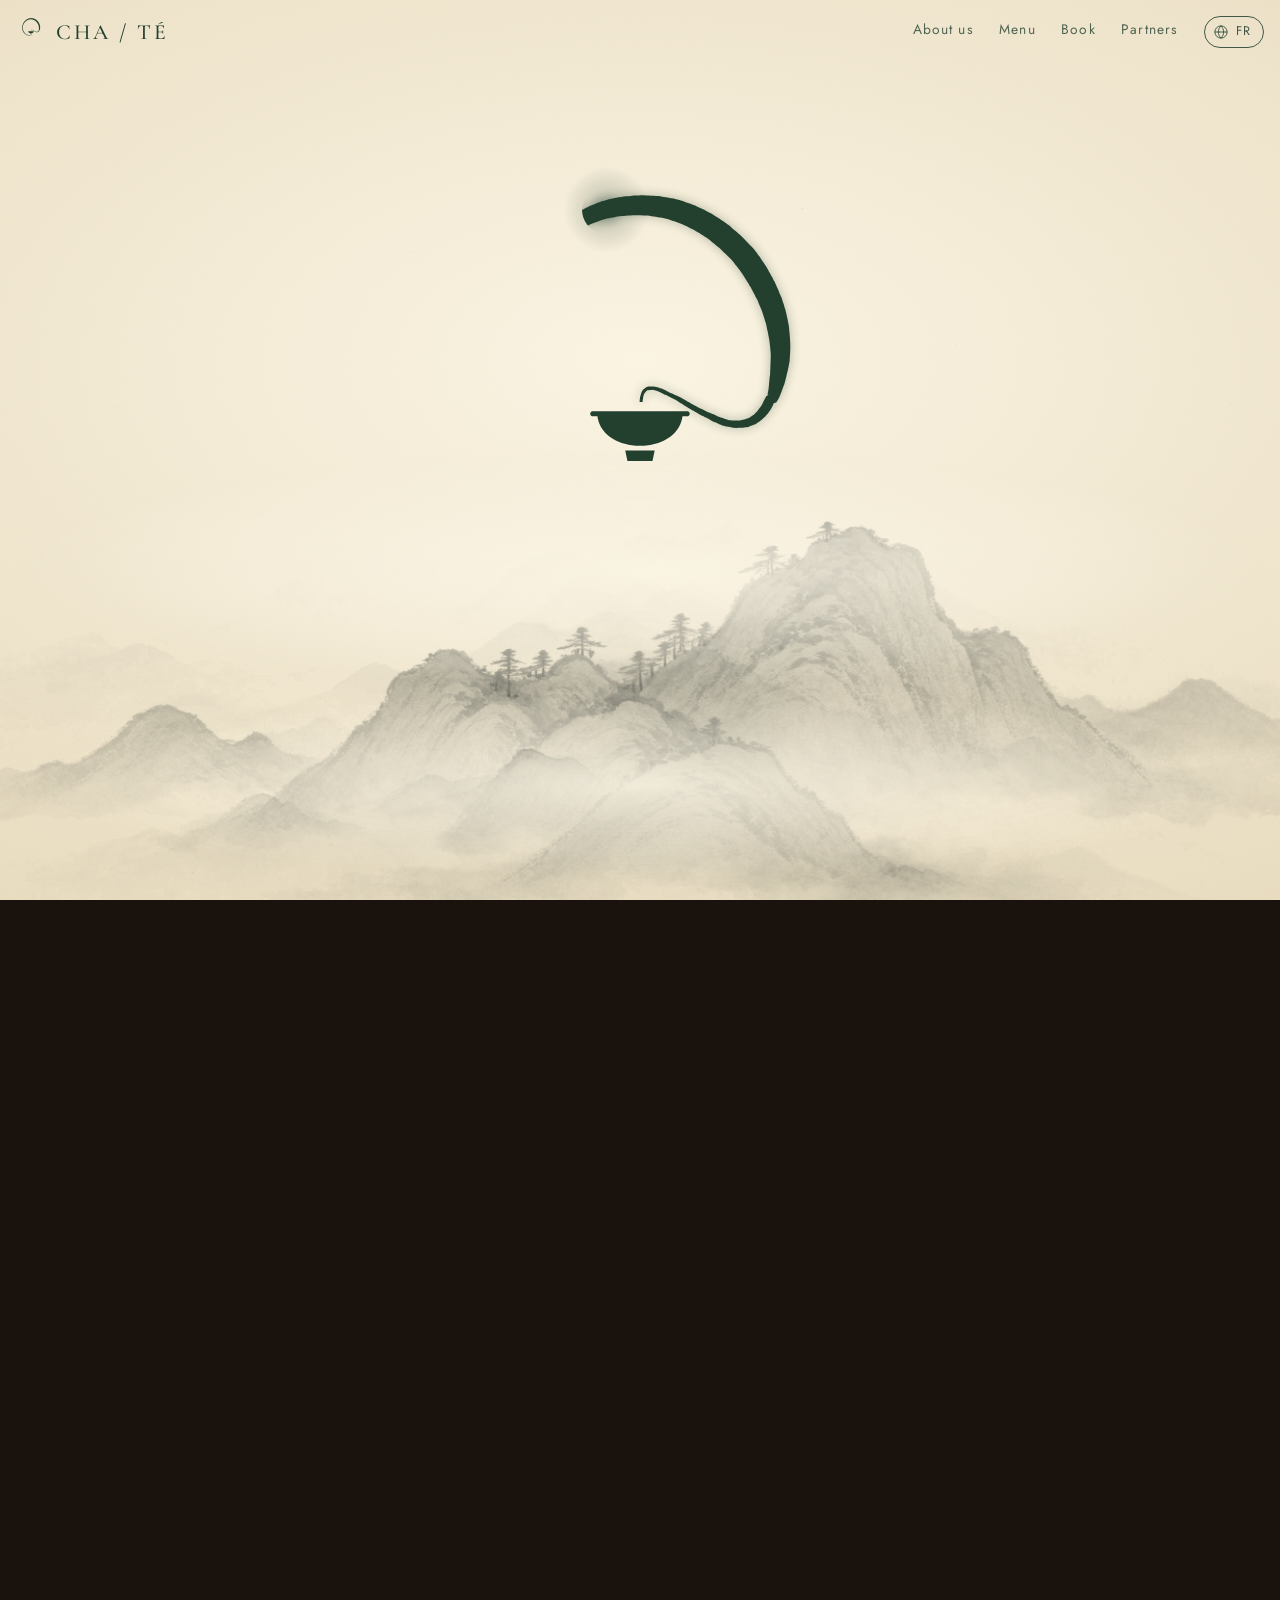
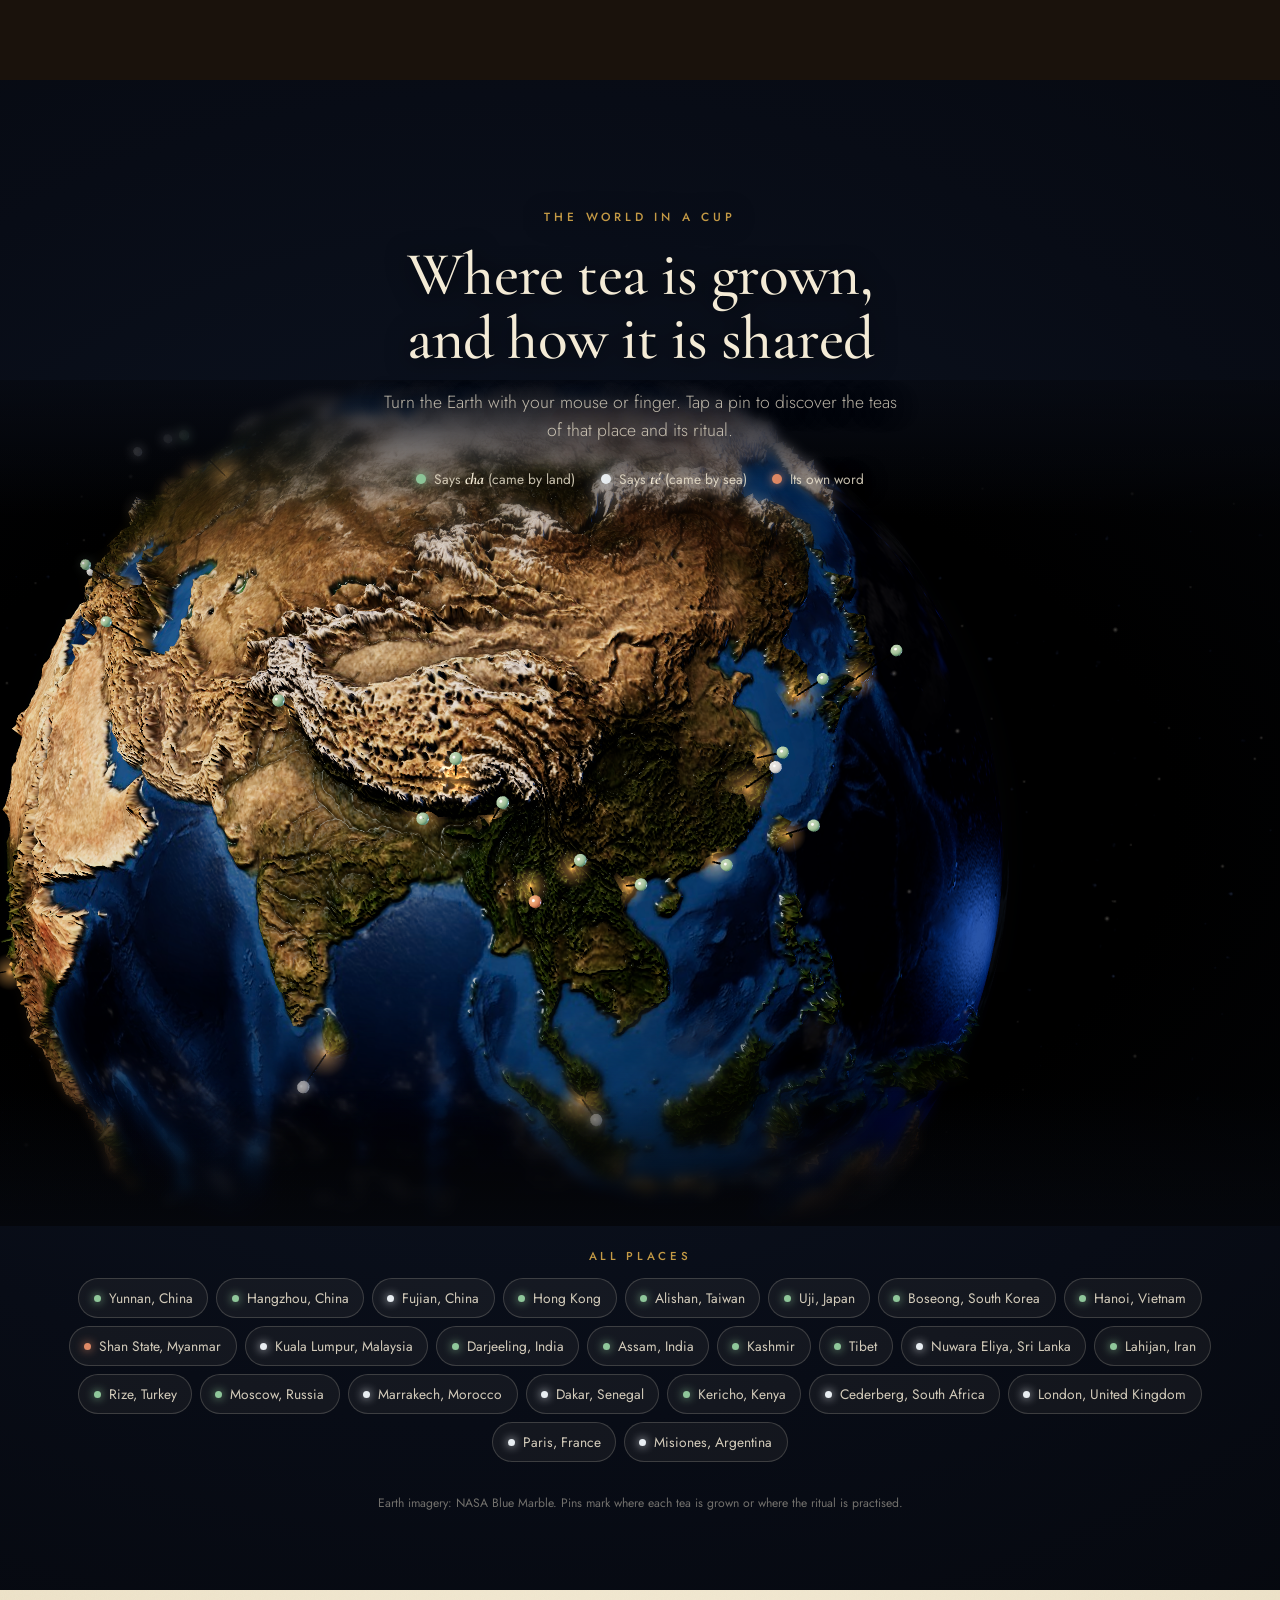
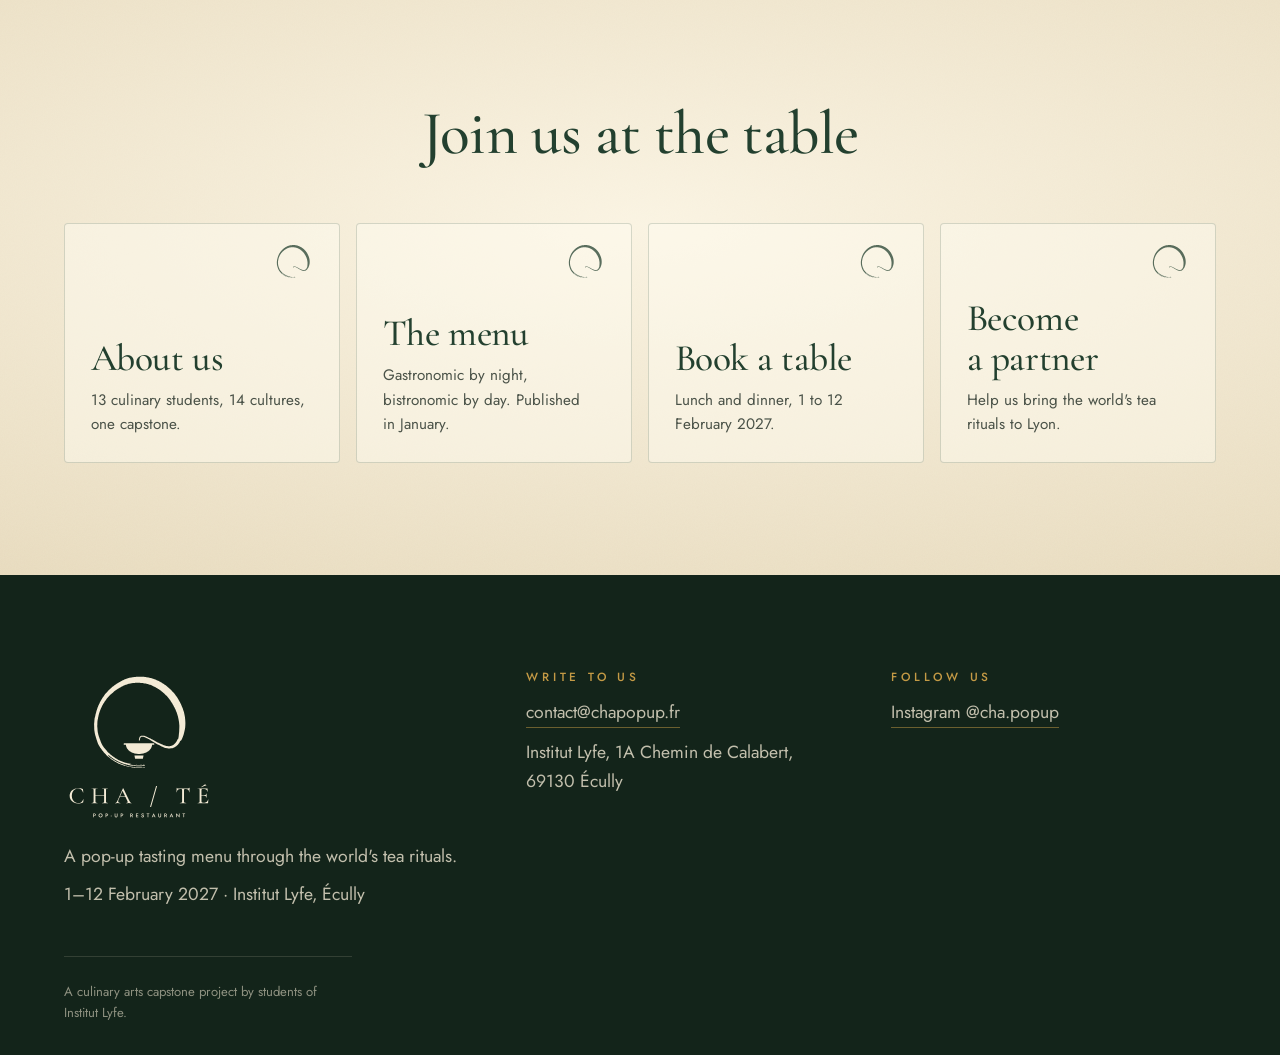
<file: index.html>
<!doctype html>
<html lang="en">
<head>
<meta charset="utf-8">
<meta name="viewport" content="width=device-width, initial-scale=1, viewport-fit=cover">
<title>Cha/Té · Pop-up tea tasting menu</title>
<meta name="description" content="Cha/Té: a pop-up tasting menu through the world's tea rituals. 1–12 February 2027, Institut Lyfe, Écully.">
<meta name="theme-color" content="#F1E7CF">
<link rel="icon" href="assets/img/favicon.svg" type="image/svg+xml">
<link rel="preconnect" href="https://fonts.googleapis.com">
<link rel="preconnect" href="https://fonts.gstatic.com" crossorigin>
<link rel="stylesheet" href="https://fonts.googleapis.com/css2?family=Cormorant+Garamond:ital,wght@0,400;0,500;0,600;1,400;1,500&family=Jost:wght@300;400;500&display=swap">
<link rel="stylesheet" href="assets/css/site.css?v=1124c">
<link rel="stylesheet" href="assets/css/home.css?v=1124c">
</head>
<body class="home" data-no-solid="1">

<main>
  <!-- ACTS 1 + 2 share one pinned stage, so the painting turns into the tea room without any seam.
       Act 1: only the cup at first; as you scroll, its steam rises as one ink line and sweeps the ensō. The camera moves in on the cup,
       the paper now holds an ink painting of the tea room, and that painting soaks into the real photograph.
       Act 2: the real cup and teapot; click to pour (a short film that starts and ends on the photograph). -->
  <section class="act act-story" id="ink" aria-labelledby="hero-title">
    <div class="stick">
      <div class="ink-layer paper" id="ink-layer">
        <div class="mtn far"><img src="assets/img/ink-far.webp" alt="" decoding="async"></div>
        <div class="mtn mid"><img src="assets/img/ink-mid.webp" alt="" decoding="async"></div>
        <div class="mist m1"></div>
        <div class="mist m2"></div>

        <div class="hero-logo-wrap">
          <div class="logo-zoom" id="logo-zoom">
            <svg class="hero-logo logo-wash" id="logo-wash" aria-hidden="true">
              <defs><filter id="wash" x="-20%" y="-20%" width="140%" height="140%"><feGaussianBlur stdDeviation="7"/></filter></defs>
              <path id="p-wash" filter="url(#wash)"/>
            </svg>
            <svg class="hero-logo" id="hero-logo" aria-hidden="true">
              <defs>
                <linearGradient id="wipe-g"><stop offset="0" stop-color="#fff"/><stop offset=".82" stop-color="#fff"/><stop offset="1" stop-color="#fff" stop-opacity="0"/></linearGradient>
                <mask id="stroke-mask" maskUnits="userSpaceOnUse" x="100" y="40" width="800" height="800">
                  <path id="mask-path" fill="none" stroke="#fff" stroke-width="64" stroke-linecap="round" stroke-linejoin="round" pathLength="1" stroke-dasharray="1 1" stroke-dashoffset="1"/>
                </mask>
                <radialGradient id="puff-g"><stop offset="0" stop-color="#23402F" stop-opacity=".55"/><stop offset=".45" stop-color="#23402F" stop-opacity=".18"/><stop offset="1" stop-color="#23402F" stop-opacity="0"/></radialGradient>
                <mask id="word-mask" maskUnits="userSpaceOnUse" x="100" y="500" width="800" height="320">
                  <rect id="word-wipe" x="170" y="560" width="0" height="220" fill="url(#wipe-g)"/>
                </mask>
              </defs>
              <g id="logo-cup"><path id="p-cup"/></g>
              <g id="logo-stroke" mask="url(#stroke-mask)"><path id="p-halo" filter="url(#wash)" opacity=".3"/><path id="p-stroke"/></g>
              <!-- the soft head of the rising steam: it rides the tip of the line while it is being drawn -->
              <circle id="logo-puff" r="58" fill="url(#puff-g)" opacity="0"/>
              <g id="logo-word" mask="url(#word-mask)"><path id="p-word"/><path id="p-tag"/></g>
            </svg>
          </div>
        </div>

        <div class="hero-copy">
          <h1 id="hero-title" class="sr-only">Cha/Té</h1>
          <p class="hero-line" data-t="home.heroLine"></p>
          <p class="hero-meta" data-t="home.heroMeta"></p>
        </div>

        <div class="scroll-hint" aria-hidden="true"><span data-t="home.scrollHint"></span><i></i></div>
      </div>

      <div class="cup-layer" id="cup" aria-labelledby="cup-title">
        <div class="scene" id="scene">
          <div class="imgbox" id="imgbox">
            <picture>
              <source media="(max-aspect-ratio: 4/5)" srcset="assets/img/cup-teapot-portrait.jpg">
              <img class="scene-img" src="assets/img/cup-teapot.jpg" alt="" decoding="async">
            </picture>
            <canvas class="fx" id="fx" aria-hidden="true"></canvas>
            <video class="pour-video" id="pour-video" muted playsinline preload="none" aria-hidden="true"></video>
            <button class="pot-hit" id="pot-hit" type="button" data-t-aria="home.pour"></button>
          </div>
          <canvas class="steam" id="steam" aria-hidden="true"></canvas>
        </div>
        <div class="scene-shade" aria-hidden="true"></div>

        <div class="cup-copy">
          <p class="kicker" data-t="home.cupKicker"></p>
          <h2 id="cup-title" data-t="home.cupTitle"></h2>
          <div class="cup-paras" id="cup-paras"></div>
          <button class="btn gold pour-btn" id="pour-btn" type="button">
            <svg viewBox="0 0 24 24" width="18" height="18" fill="none" stroke="currentColor" stroke-width="1.5" aria-hidden="true"><path d="M4 10h11v3a5 5 0 0 1-5 5H9a5 5 0 0 1-5-5v-3Zm11 1h2a2 2 0 0 1 0 4h-2.3M7 3c0 1.5 1.5 1.5 1.5 3S7 7.5 7 9m4-6c0 1.5 1.5 1.5 1.5 3S11 7.5 11 9"/></svg>
            <span data-t="home.pour"></span></button>
        </div>
      </div>
    </div>
  </section>

  <!-- ACT 3: the tea globe -->
  <section class="act-globe" id="globe" aria-labelledby="globe-title">
    <div class="globe-head wrap">
      <p class="kicker" data-t="home.globeKicker"></p>
      <h2 id="globe-title" data-t="home.globeTitle"></h2>
      <p class="globe-intro" data-t="home.globeIntro"></p>
      <ul class="legend">
        <li><i class="dot cha"></i><span data-t="home.legendCha"></span></li>
        <li><i class="dot te"></i><span data-t="home.legendTe"></span></li>
        <li><i class="dot other"></i><span data-t="home.legendOther"></span></li>
      </ul>
    </div>
    <div class="globe-stage" id="globe-stage">
      <canvas id="globe-canvas" aria-label="Interactive globe of tea rituals"></canvas>
      <div class="globe-dof top" aria-hidden="true"></div>
      <div class="globe-dof bottom" aria-hidden="true"></div>
      <div class="globe-vignette" aria-hidden="true"></div>
      <div class="globe-tip" id="globe-tip" hidden></div>
      <div class="globe-fallback" id="globe-fallback" hidden></div>
      <aside class="tea-panel" id="tea-panel" aria-live="polite" hidden>
        <button class="tea-close" id="tea-close" type="button" data-t-aria="home.close">
          <svg viewBox="0 0 24 24" width="20" height="20" fill="none" stroke="currentColor" stroke-width="1.5"><path d="M6 6l12 12M18 6 6 18"/></svg></button>
        <p class="tea-word" id="tea-word"></p>
        <h3 id="tea-place"></h3>
        <dl>
          <dt data-t="home.panelTeas"></dt><dd id="tea-teas"></dd>
          <dt data-t="home.panelRitual"></dt><dd id="tea-ritual"></dd>
          <dt data-t="home.panelFact"></dt><dd id="tea-fact"></dd>
        </dl>
      </aside>
    </div>
    <div class="wrap">
      <h3 class="list-title" data-t="home.listTitle"></h3>
      <div class="place-list" id="place-list"></div>
      <p class="data-note" data-t="home.dataNote"></p>
    </div>
  </section>

  <!-- Doors to the other pages -->
  <section class="doors paper" aria-labelledby="doors-title">
    <div class="wrap">
      <h2 id="doors-title" data-t="home.doorsTitle"></h2>
      <div class="door-grid" id="door-grid"></div>
    </div>
  </section>
</main>

<script src="assets/js/content.js?v=1124c"></script>
<script src="assets/js/logo.js?v=1124c"></script>
<script src="assets/js/common.js?v=1124c"></script>
<script src="assets/js/home.js?v=1124c"></script>
<script type="module" src="assets/js/globe.js?v=1124c"></script>
</body>
</html>
</file>
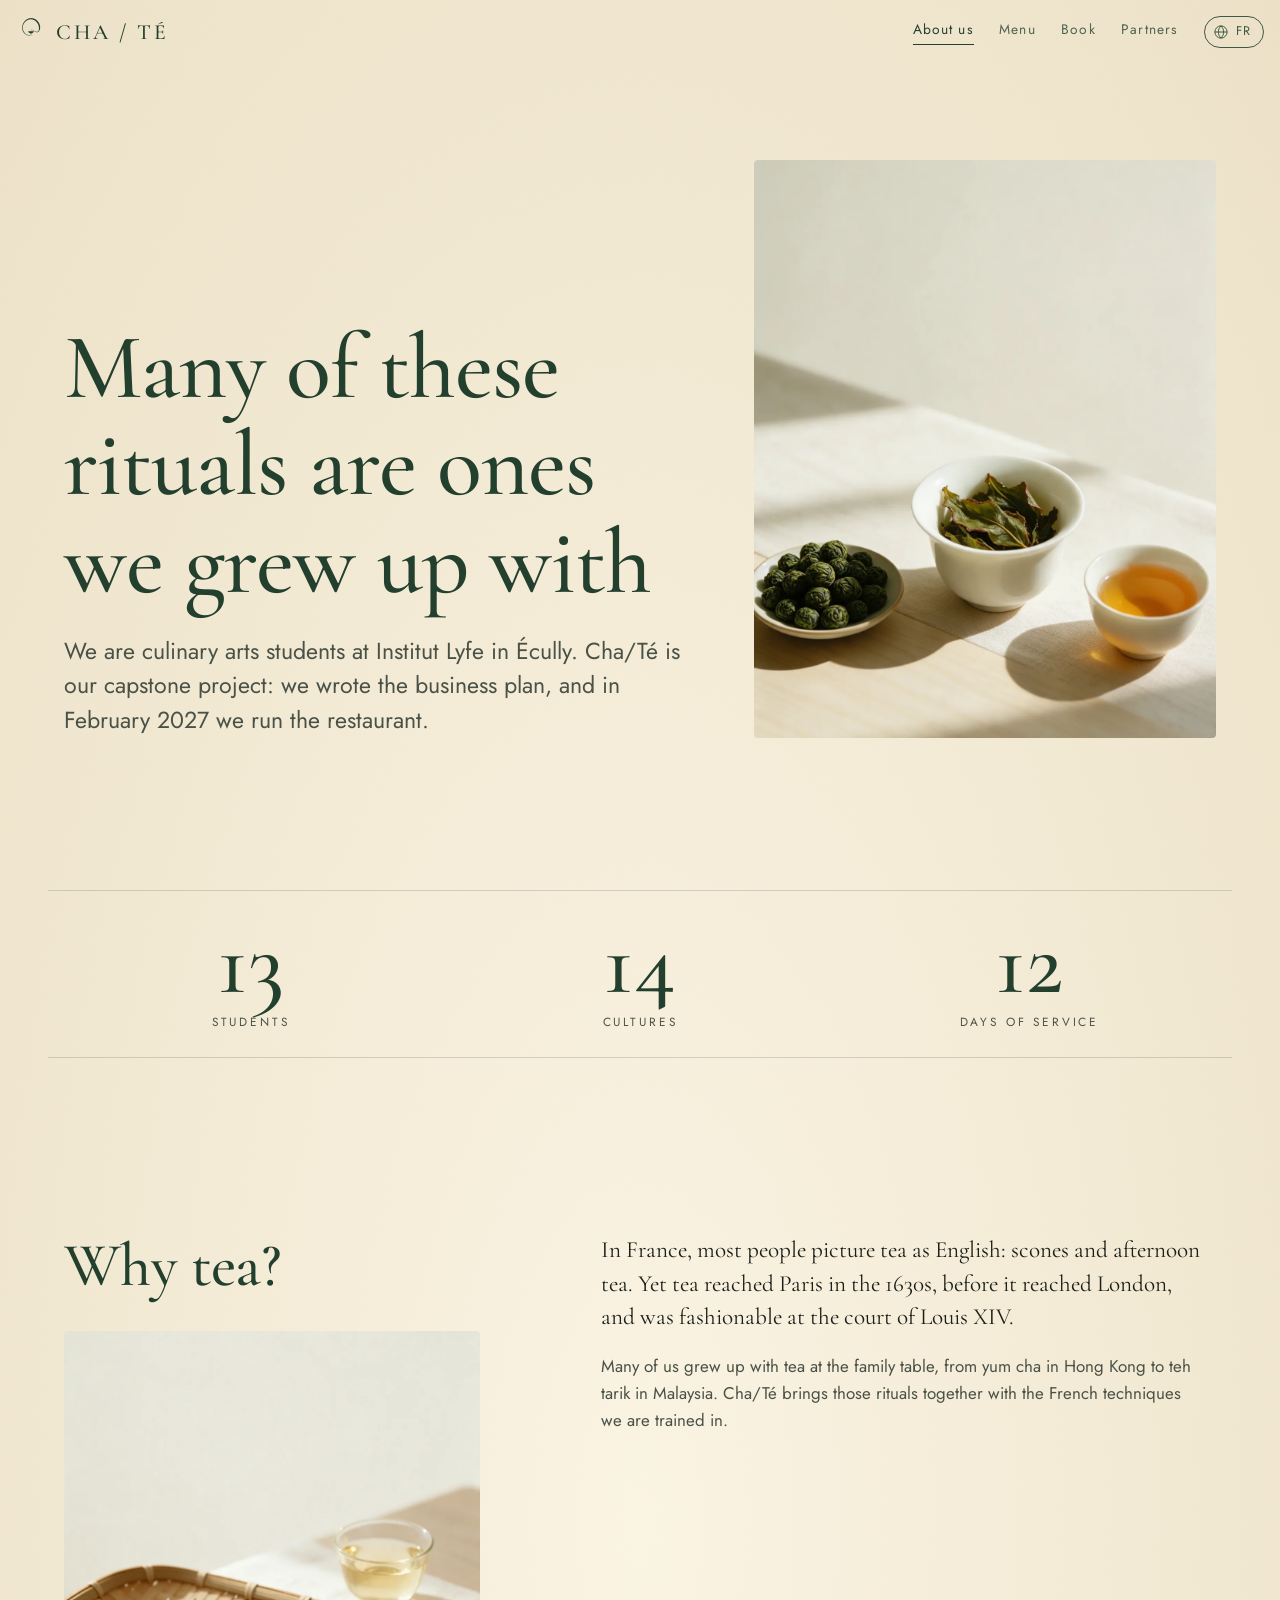
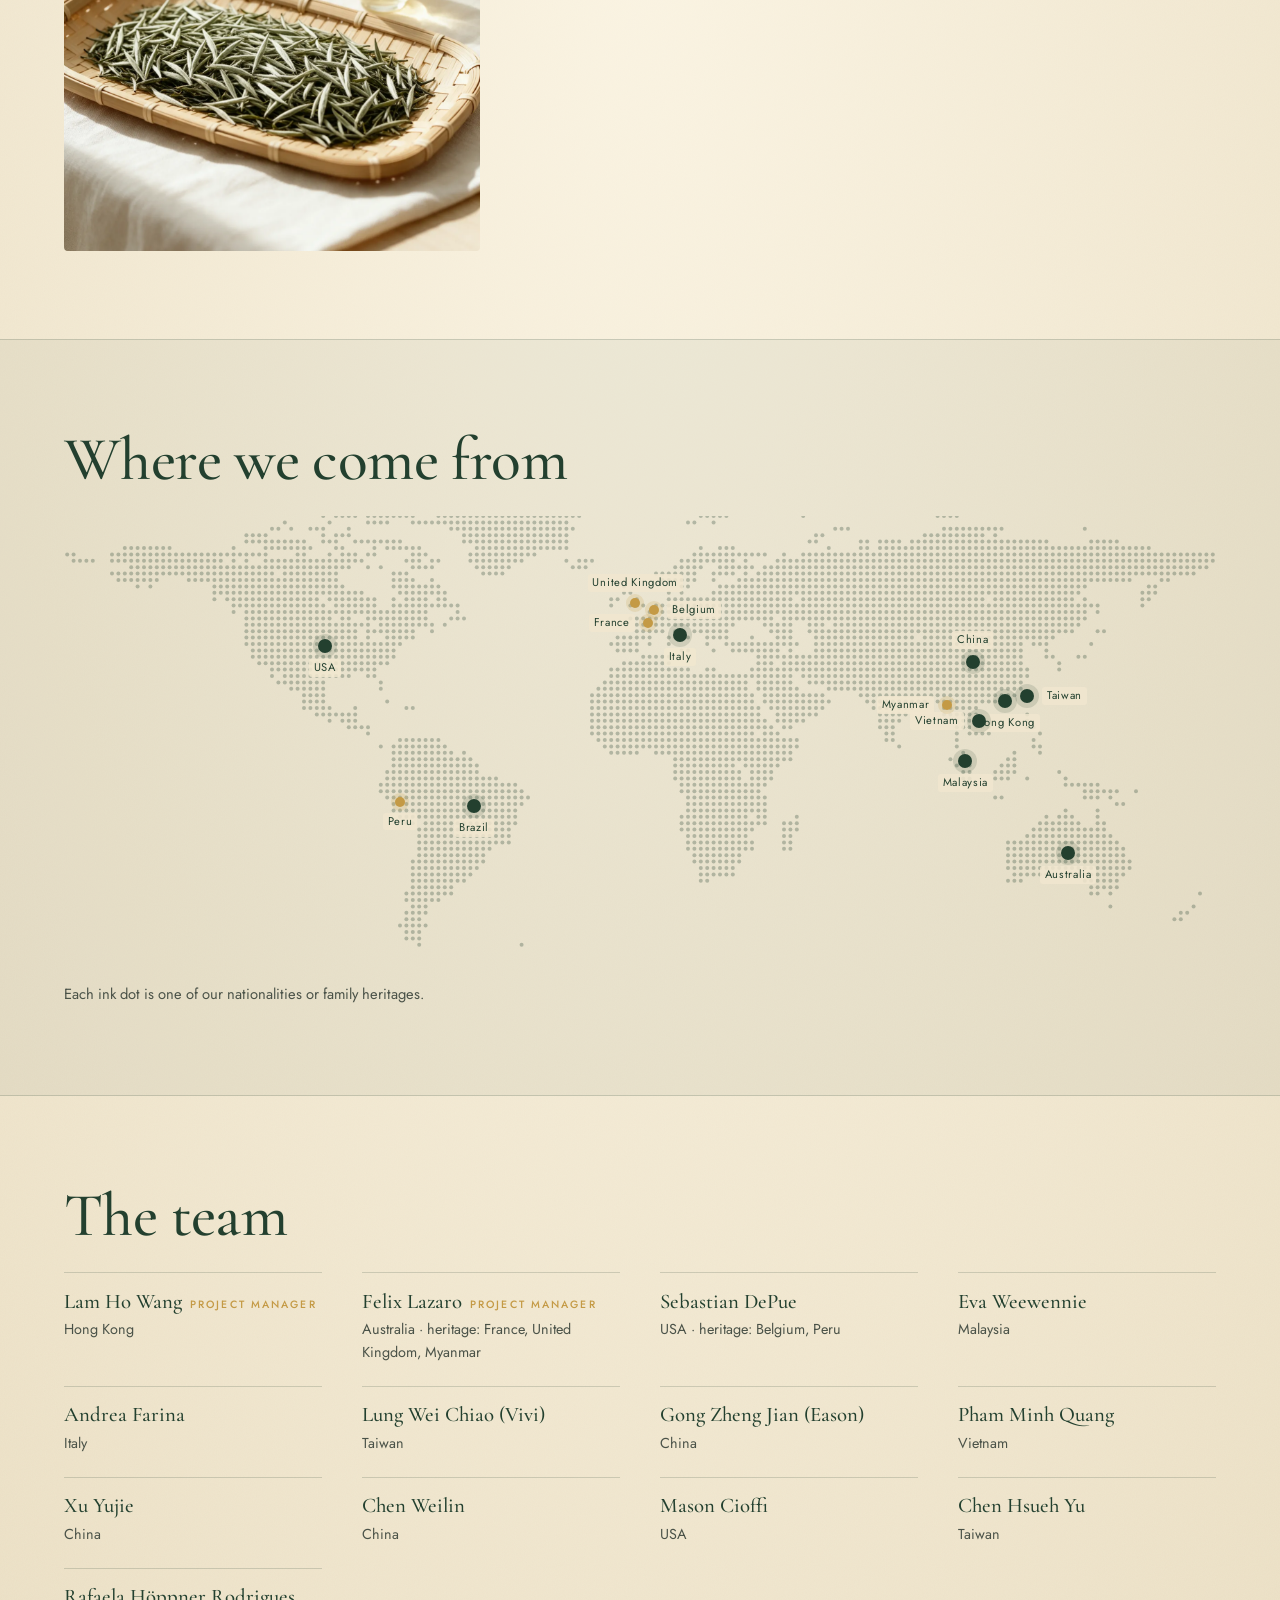
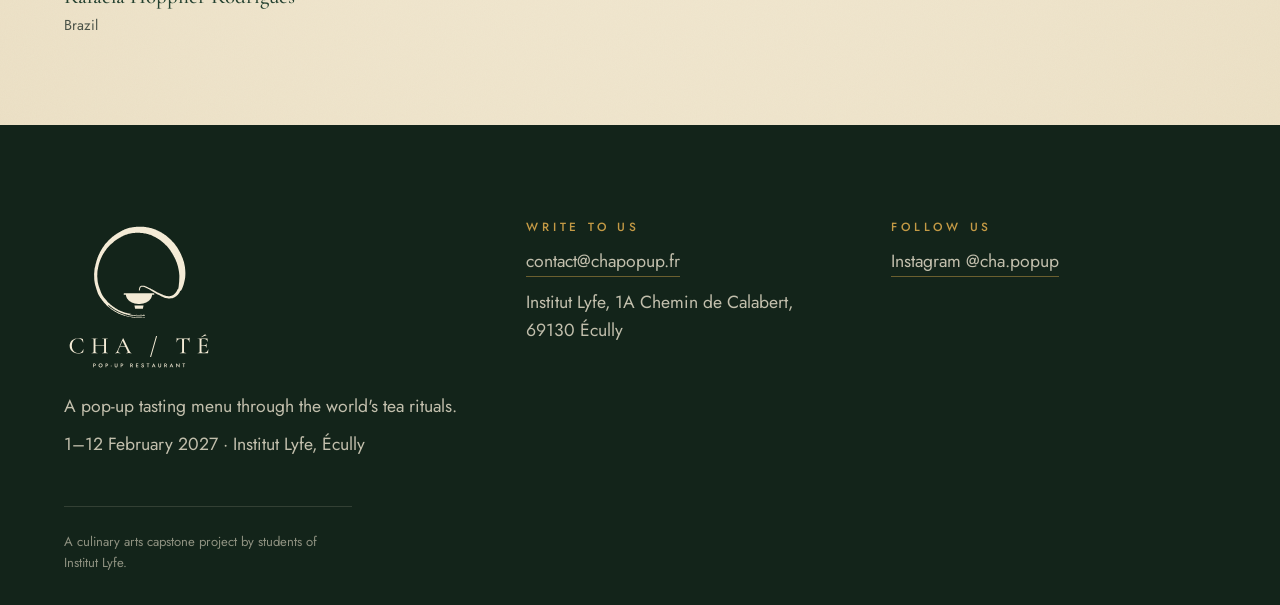
<file: about.html>
<!doctype html>
<html lang="en">
<head>
<meta charset="utf-8">
<meta name="viewport" content="width=device-width, initial-scale=1, viewport-fit=cover">
<title>About us · Cha/Té</title>
<meta name="description" content="Cha/Té: a pop-up tasting menu through the world's tea rituals. 1–12 February 2027, Institut Lyfe, Écully.">
<meta name="theme-color" content="#F1E7CF">
<link rel="icon" href="assets/img/favicon.svg" type="image/svg+xml">
<link rel="preconnect" href="https://fonts.googleapis.com">
<link rel="preconnect" href="https://fonts.gstatic.com" crossorigin>
<link rel="stylesheet" href="https://fonts.googleapis.com/css2?family=Cormorant+Garamond:ital,wght@0,400;0,500;0,600;1,400;1,500&family=Jost:wght@300;400;500&display=swap">
<link rel="stylesheet" href="assets/css/site.css?v=1124c">
<link rel="stylesheet" href="assets/css/pages.css?v=1124c">
</head>
<body class="paper page-about">
<main>
<header class="page-head"><div class="wrap head-grid">
  <svg class="wash" id="wash" aria-hidden="true"></svg>
  <div class="head-text">
    <h1 data-t="about.title"></h1>
    <p class="lede" data-t="about.lede"></p>
  </div>
  <figure class="head-photo ph"><img src="assets/img/teas/oolong.webp" alt="" decoding="async" fetchpriority="high"></figure>
</div></header>

<section class="section"><div class="wrap stats">
  <div><b>13</b><span data-t="about.numStudents"></span></div>
  <div><b>14</b><span data-t="about.numCultures"></span></div>
  <div><b>12</b><span data-t="about.numDays"></span></div>
</div></section>
<section class="section"><div class="wrap two">
  <div class="story-side">
    <h2 data-t="about.storyTitle"></h2>
    <figure class="side-photo ph"><img src="assets/img/teas/white.webp" alt="" loading="lazy" decoding="async"></figure>
  </div>
  <div class="prose" id="about-story"></div>
</div></section>
<section class="section band"><div class="wrap">
  <h2 data-t="about.mapTitle"></h2>
  <div class="dotmap" id="dotmap"><img src="assets/img/world-dots.svg" alt=""></div>
  <p class="note" data-t="about.mapNote"></p>
</div></section>
<section class="section"><div class="wrap">
  <h2 data-t="about.teamTitle"></h2>
  <div class="team" id="team"></div>
</div></section>
</main>
<script src="assets/js/content.js?v=1124c"></script>
<script src="assets/js/logo.js?v=1124c"></script>
<script src="assets/js/common.js?v=1124c"></script>
<script src="assets/js/pages.js?v=1124c"></script>
</body>
</html>
</file>
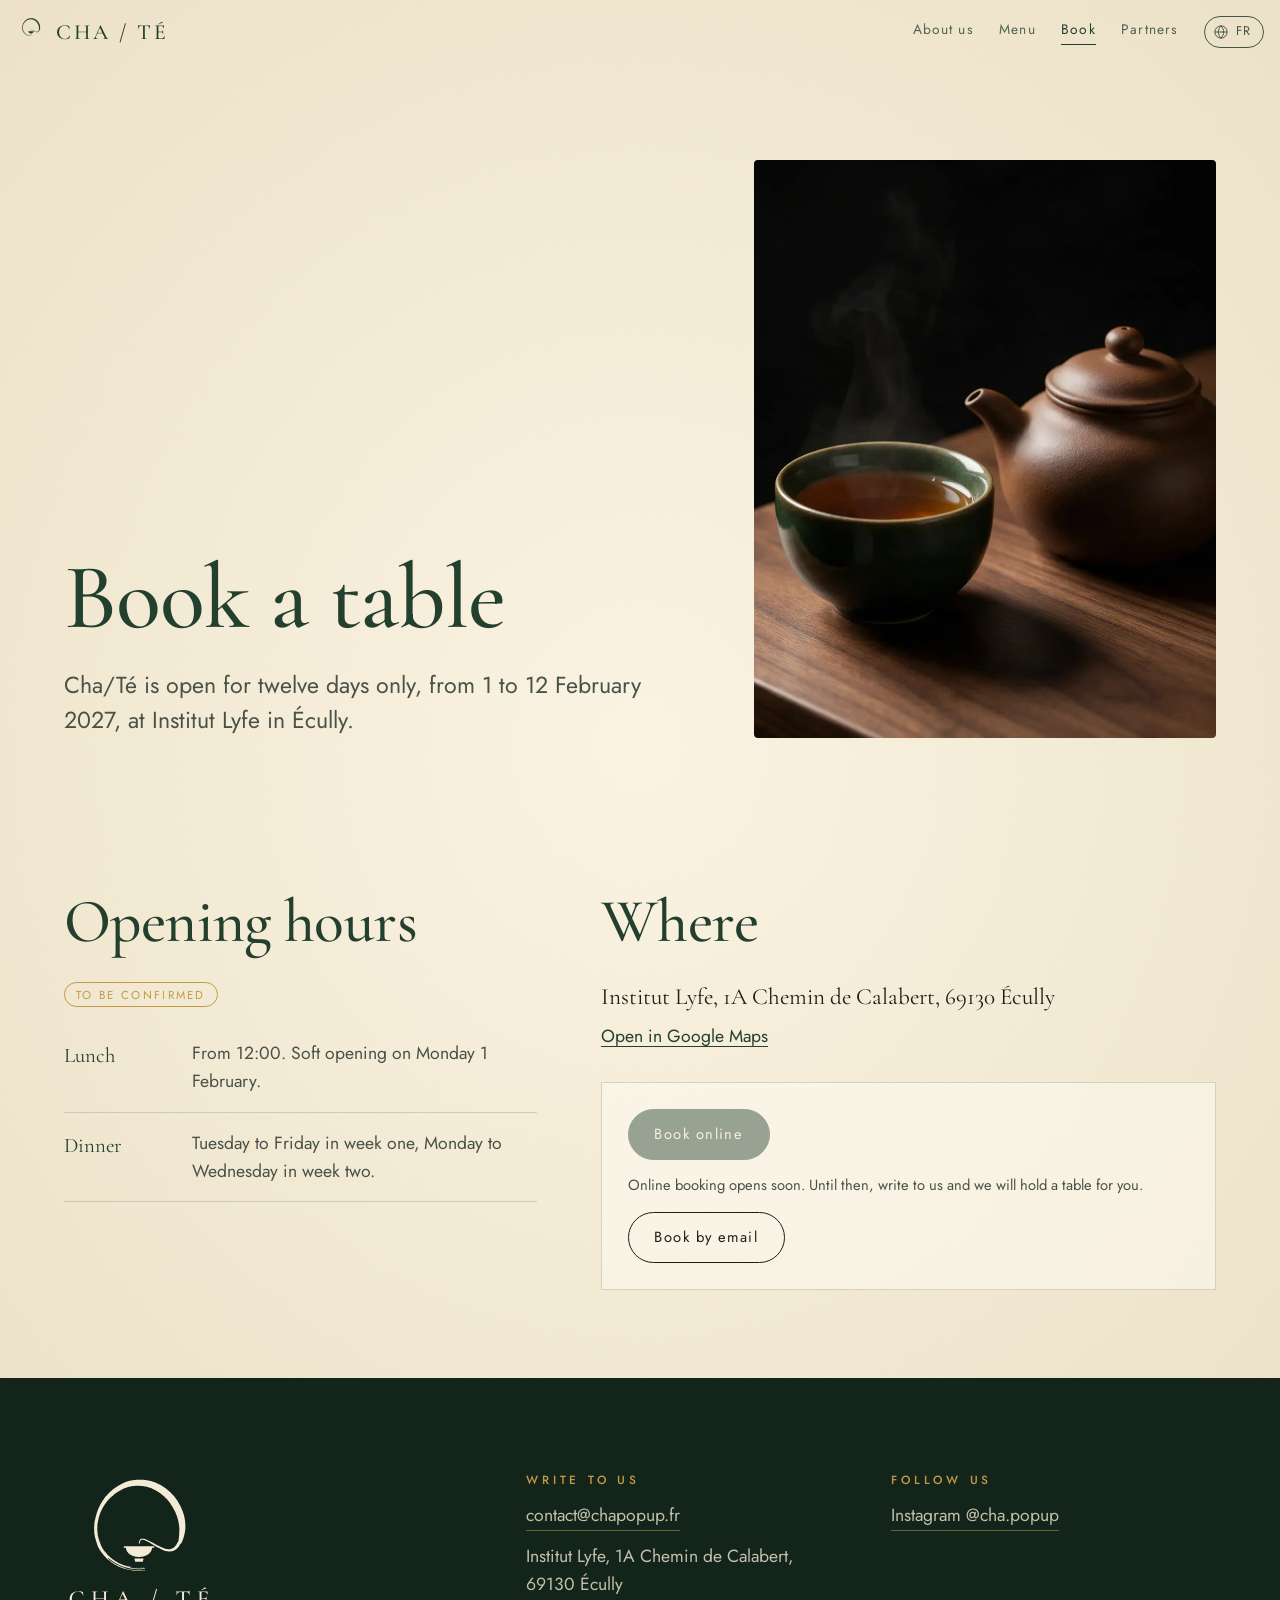
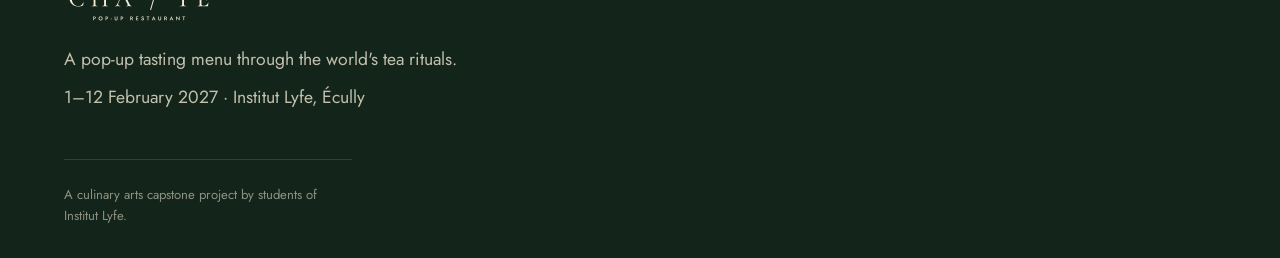
<file: booking.html>
<!doctype html>
<html lang="en">
<head>
<meta charset="utf-8">
<meta name="viewport" content="width=device-width, initial-scale=1, viewport-fit=cover">
<title>Book a table · Cha/Té</title>
<meta name="description" content="Cha/Té: a pop-up tasting menu through the world's tea rituals. 1–12 February 2027, Institut Lyfe, Écully.">
<meta name="theme-color" content="#F1E7CF">
<link rel="icon" href="assets/img/favicon.svg" type="image/svg+xml">
<link rel="preconnect" href="https://fonts.googleapis.com">
<link rel="preconnect" href="https://fonts.gstatic.com" crossorigin>
<link rel="stylesheet" href="https://fonts.googleapis.com/css2?family=Cormorant+Garamond:ital,wght@0,400;0,500;0,600;1,400;1,500&family=Jost:wght@300;400;500&display=swap">
<link rel="stylesheet" href="assets/css/site.css?v=1124c">
<link rel="stylesheet" href="assets/css/pages.css?v=1124c">
</head>
<body class="paper page-booking">
<main>
<header class="page-head"><div class="wrap head-grid">
  <svg class="wash" id="wash" aria-hidden="true"></svg>
  <div class="head-text">
    <h1 data-t="booking.title"></h1>
    <p class="lede" data-t="booking.lede"></p>
  </div>
  <figure class="head-photo ph"><img src="assets/img/teas/room.webp" alt="" decoding="async" fetchpriority="high"></figure>
</div></header>

<section class="section"><div class="wrap two">
  <div>
    <h2 data-t="booking.hoursTitle"></h2>
    <p class="tbc" data-t="booking.hoursNote"></p>
    <dl class="hours" id="hours"></dl>
  </div>
  <div>
    <h2 data-t="booking.whereTitle"></h2>
    <p class="addr" data-addr></p>
    <p><a class="link" data-maps target="_blank" rel="noopener"><span data-t="booking.mapLink"></span></a></p>
    <div class="book-box">
      <a class="btn" id="book-online" aria-disabled="true"><span data-t="booking.button"></span></a>
      <p class="note" id="book-soon" data-t="booking.soon"></p>
      <a class="btn ghost" data-mail="booking.mailSubject"><span data-t="booking.emailBook"></span></a>
    </div>
  </div>
</div></section>
</main>
<script src="assets/js/content.js?v=1124c"></script>
<script src="assets/js/logo.js?v=1124c"></script>
<script src="assets/js/common.js?v=1124c"></script>
<script src="assets/js/pages.js?v=1124c"></script>
</body>
</html>
</file>
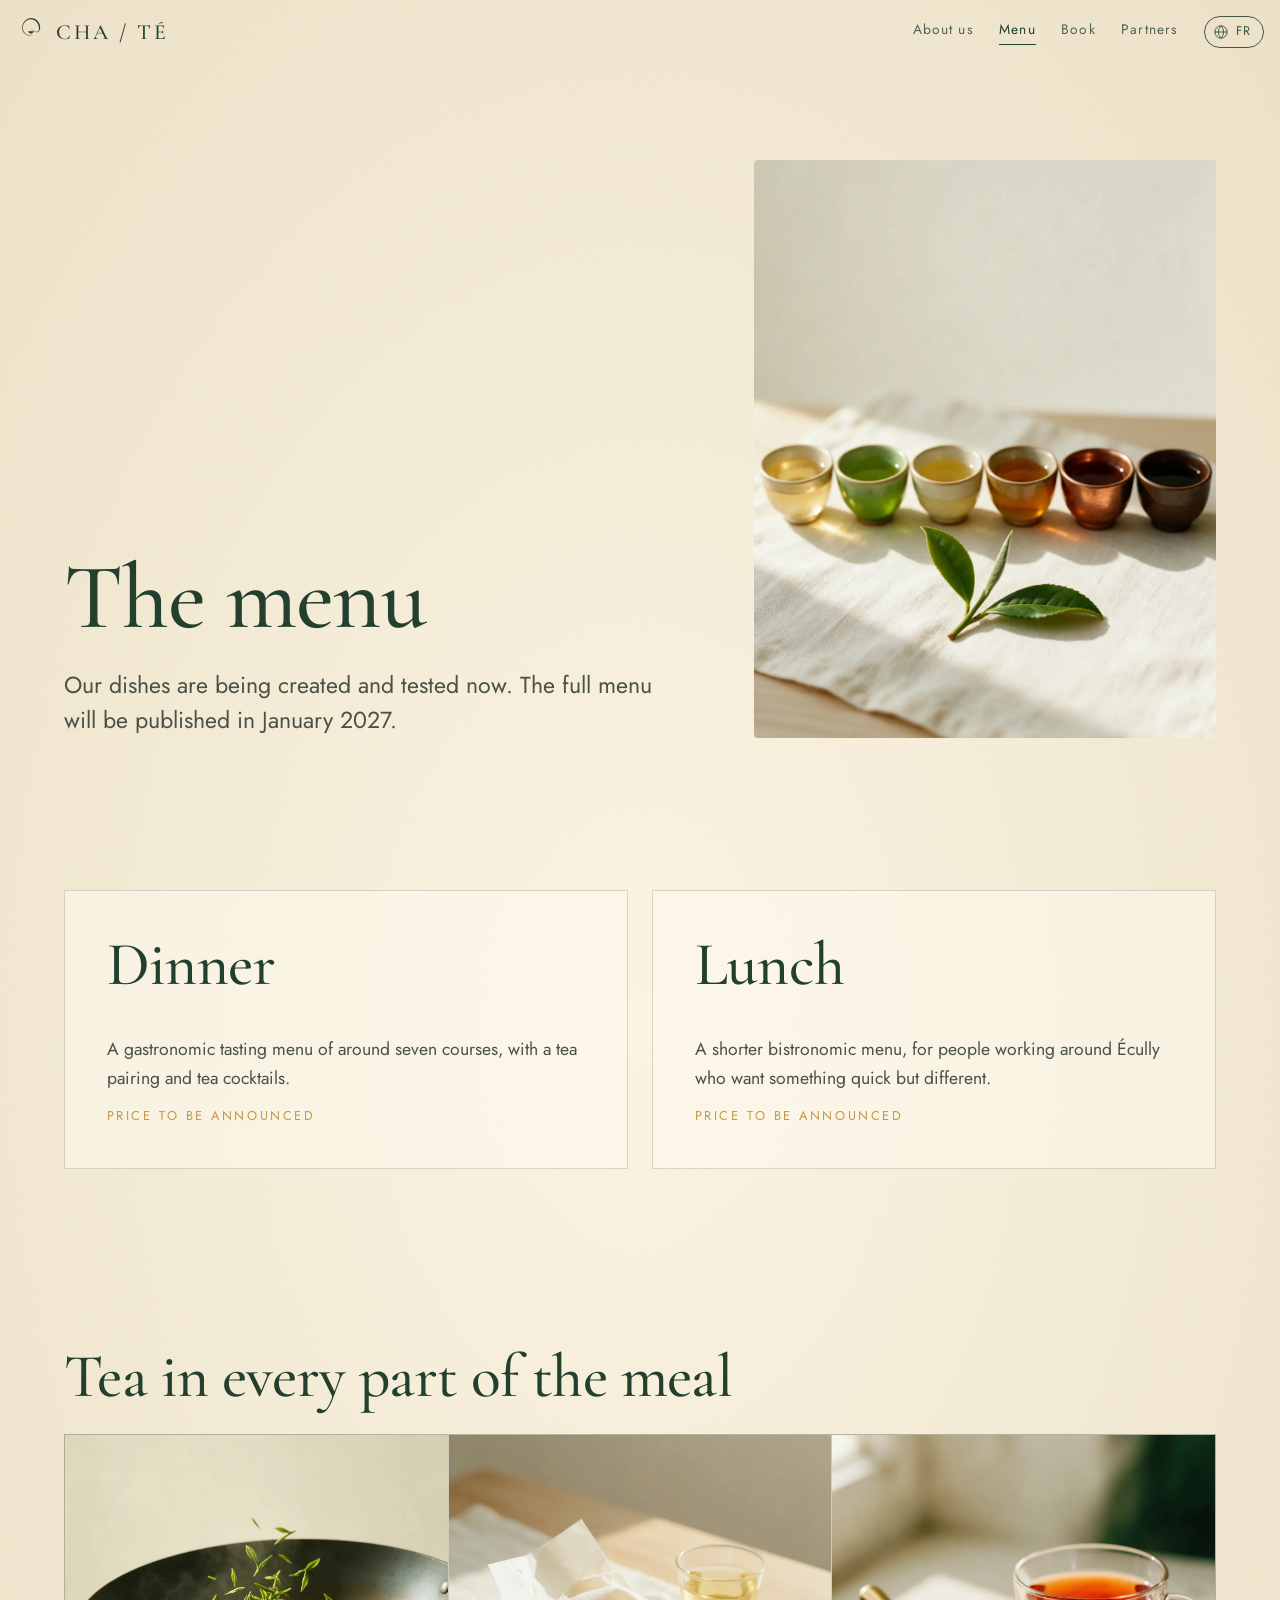
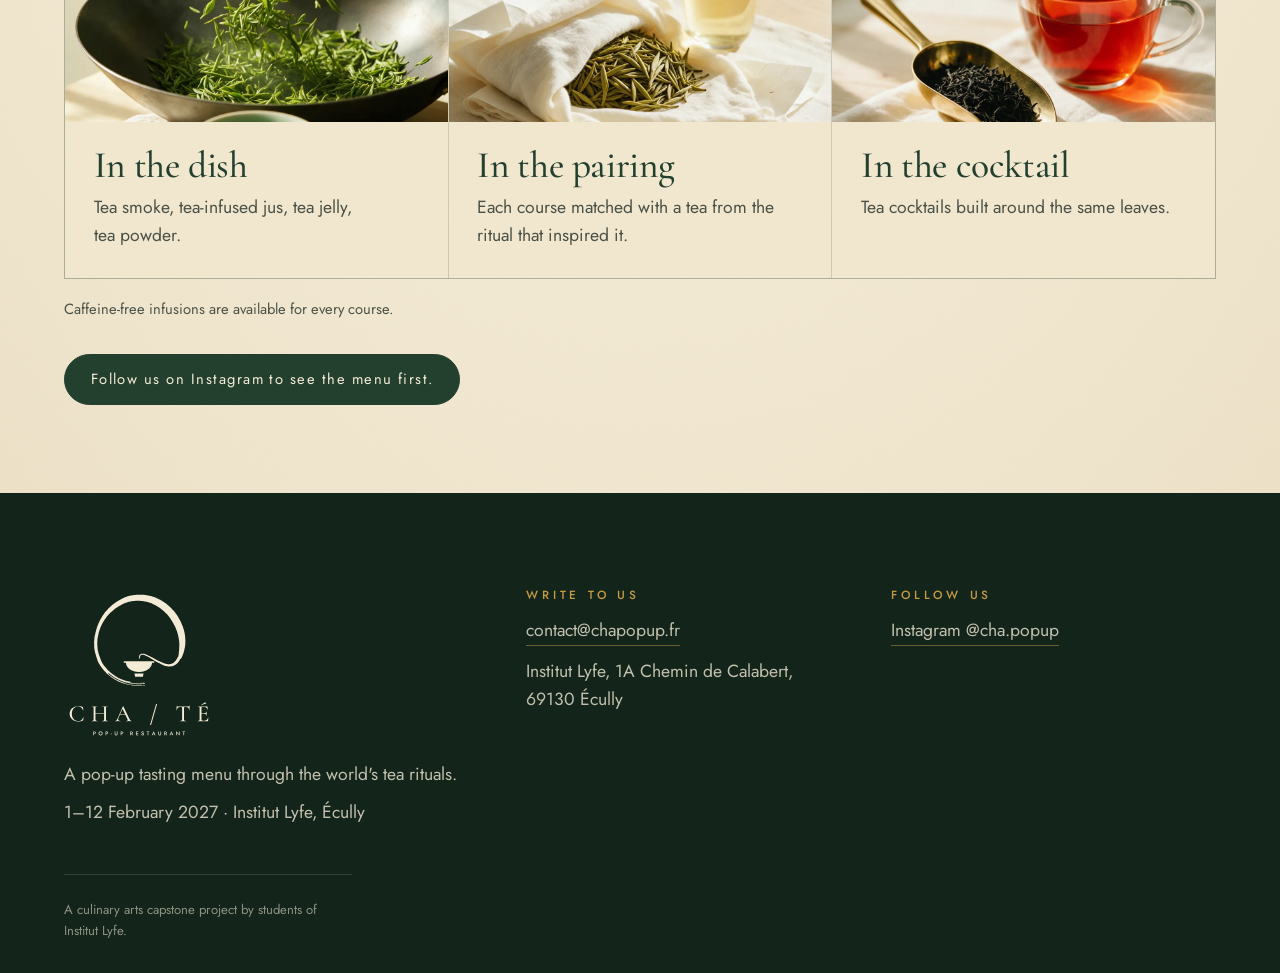
<file: menu.html>
<!doctype html>
<html lang="en">
<head>
<meta charset="utf-8">
<meta name="viewport" content="width=device-width, initial-scale=1, viewport-fit=cover">
<title>Menu · Cha/Té</title>
<meta name="description" content="Cha/Té: a pop-up tasting menu through the world's tea rituals. 1–12 February 2027, Institut Lyfe, Écully.">
<meta name="theme-color" content="#F1E7CF">
<link rel="icon" href="assets/img/favicon.svg" type="image/svg+xml">
<link rel="preconnect" href="https://fonts.googleapis.com">
<link rel="preconnect" href="https://fonts.gstatic.com" crossorigin>
<link rel="stylesheet" href="https://fonts.googleapis.com/css2?family=Cormorant+Garamond:ital,wght@0,400;0,500;0,600;1,400;1,500&family=Jost:wght@300;400;500&display=swap">
<link rel="stylesheet" href="assets/css/site.css?v=1124c">
<link rel="stylesheet" href="assets/css/pages.css?v=1124c">
</head>
<body class="paper page-menu">
<main>
<header class="page-head"><div class="wrap head-grid">
  <svg class="wash" id="wash" aria-hidden="true"></svg>
  <div class="head-text">
    <h1 data-t="menu.title"></h1>
    <p class="lede" data-t="menu.lede"></p>
  </div>
  <figure class="head-photo ph"><img src="assets/img/teas/cover.webp" alt="" decoding="async" fetchpriority="high"></figure>
</div></header>

<section class="section"><div class="wrap menus">
  <article class="menu-card"><h2 data-t="menu.dinner"></h2><p data-t="menu.dinnerText"></p><p class="price" data-t="menu.price"></p></article>
  <article class="menu-card"><h2 data-t="menu.lunch"></h2><p data-t="menu.lunchText"></p><p class="price" data-t="menu.price"></p></article>
</div></section>
<section class="section"><div class="wrap">
  <h2 data-t="menu.waysTitle"></h2>
  <div class="cards" id="ways" data-photos="teas/green.webp teas/yellow.webp teas/black.webp"></div>
  <p class="note" data-t="menu.caffeine"></p>
  <p style="margin-top:2rem"><a class="btn" data-insta href="#"><span data-t="menu.notify"></span></a></p>
</div></section>
</main>
<script src="assets/js/content.js?v=1124c"></script>
<script src="assets/js/logo.js?v=1124c"></script>
<script src="assets/js/common.js?v=1124c"></script>
<script src="assets/js/pages.js?v=1124c"></script>
</body>
</html>
</file>
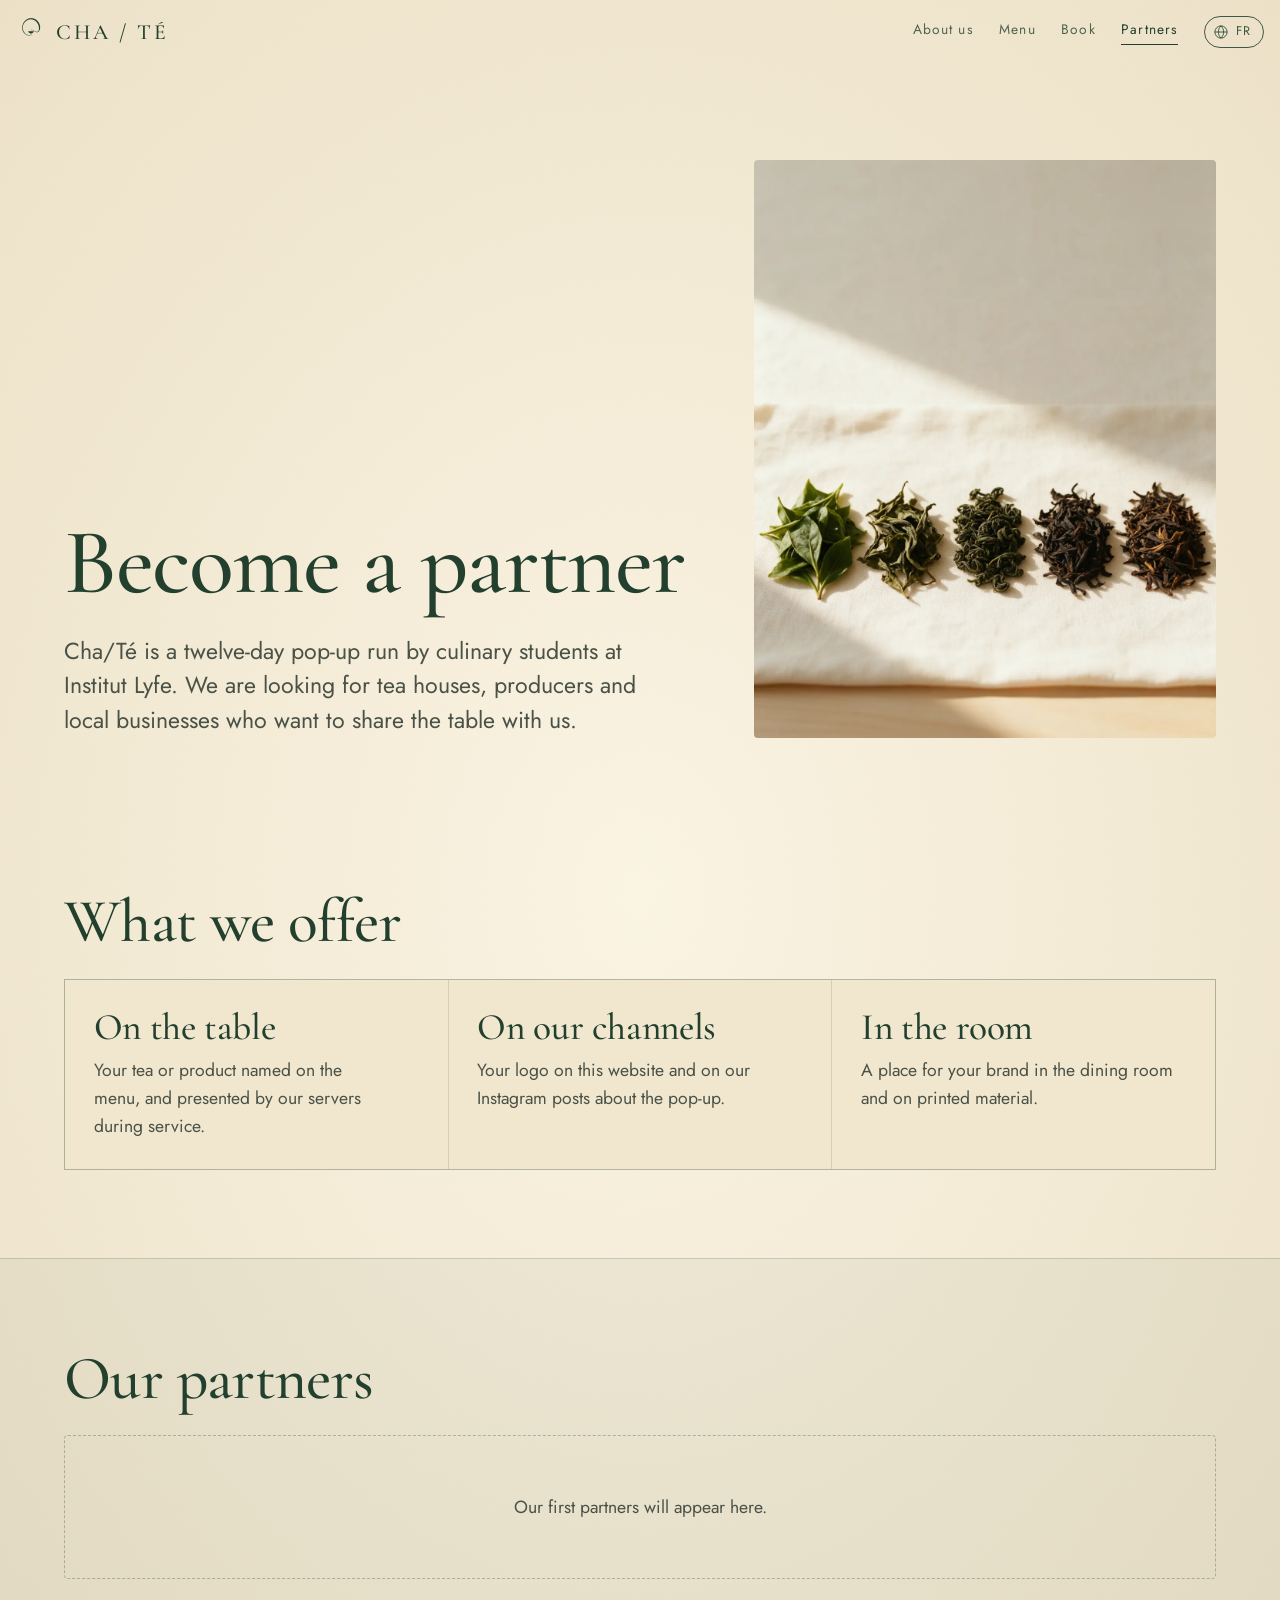
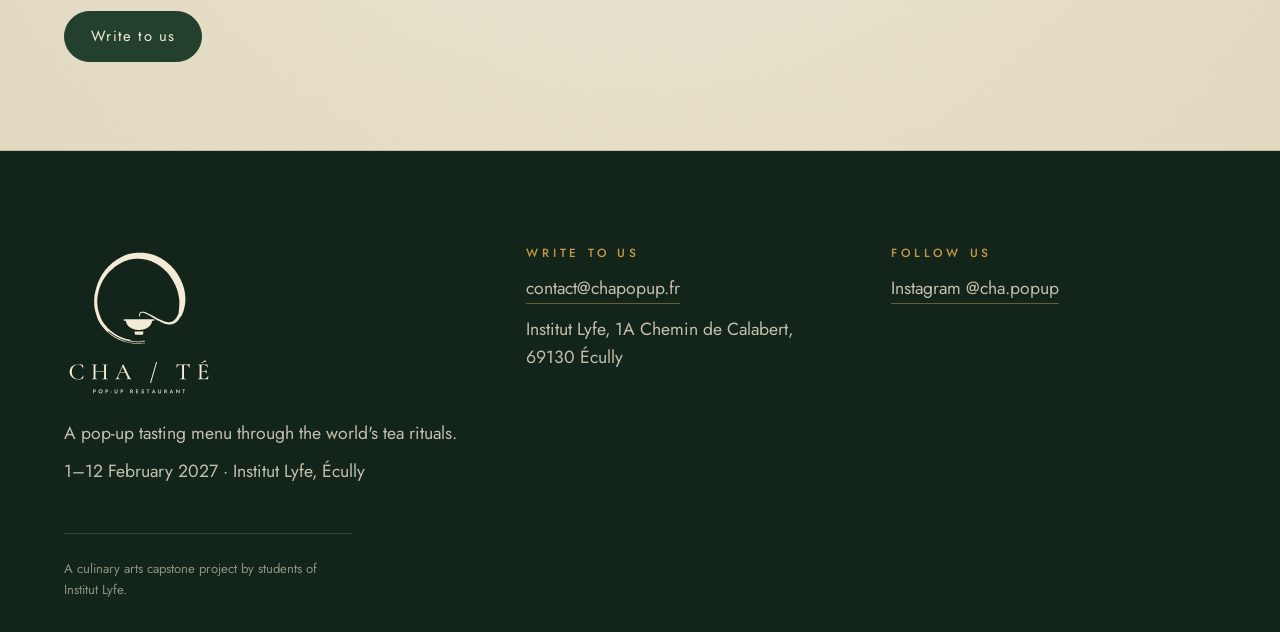
<file: partners.html>
<!doctype html>
<html lang="en">
<head>
<meta charset="utf-8">
<meta name="viewport" content="width=device-width, initial-scale=1, viewport-fit=cover">
<title>Partners · Cha/Té</title>
<meta name="description" content="Cha/Té: a pop-up tasting menu through the world's tea rituals. 1–12 February 2027, Institut Lyfe, Écully.">
<meta name="theme-color" content="#F1E7CF">
<link rel="icon" href="assets/img/favicon.svg" type="image/svg+xml">
<link rel="preconnect" href="https://fonts.googleapis.com">
<link rel="preconnect" href="https://fonts.gstatic.com" crossorigin>
<link rel="stylesheet" href="https://fonts.googleapis.com/css2?family=Cormorant+Garamond:ital,wght@0,400;0,500;0,600;1,400;1,500&family=Jost:wght@300;400;500&display=swap">
<link rel="stylesheet" href="assets/css/site.css?v=1124c">
<link rel="stylesheet" href="assets/css/pages.css?v=1124c">
</head>
<body class="paper page-partners">
<main>
<header class="page-head"><div class="wrap head-grid">
  <svg class="wash" id="wash" aria-hidden="true"></svg>
  <div class="head-text">
    <h1 data-t="partners.title"></h1>
    <p class="lede" data-t="partners.lede"></p>
  </div>
  <figure class="head-photo ph"><img src="assets/img/teas/process.webp" alt="" decoding="async" fetchpriority="high"></figure>
</div></header>

<section class="section"><div class="wrap">
  <h2 data-t="partners.offerTitle"></h2>
  <div class="cards" id="offer"></div>
</div></section>
<section class="section band"><div class="wrap">
  <h2 data-t="partners.wallTitle"></h2>
  <div class="wall" id="wall"><p data-t="partners.wallEmpty"></p></div>
  <p style="margin-top:2rem"><a class="btn" data-mail="partners.mailSubject"><span data-t="partners.cta"></span></a></p>
</div></section>
</main>
<script src="assets/js/content.js?v=1124c"></script>
<script src="assets/js/logo.js?v=1124c"></script>
<script src="assets/js/common.js?v=1124c"></script>
<script src="assets/js/pages.js?v=1124c"></script>
</body>
</html>
</file>
<file: assets/css/site.css>
/* Cha/Té: shared styles. Colours follow the Vapeur logo. */
:root{
  --green:#23402F;      /* tea green (logo) */
  --green-deep:#13241a;
  --gold:#C49A45;
  --cream:#F4EBD6;
  --paper:#F1E7CF;
  --matcha:#7C8B4E;
  --ink:#1B1F1A;
  --ink-soft:#4a5248;
  --wood:#1a120c;
  --line:rgba(35,64,47,.18);
  --f-display:"Cormorant Garamond","Cormorant",Georgia,serif;
  --f-body:"Jost",system-ui,-apple-system,"Segoe UI",sans-serif;
  --gutter:max(16px,env(safe-area-inset-left,0px));
  --step-0:clamp(1rem,.96rem + .2vw,1.1rem);
  --step-1:clamp(1.2rem,1.1rem + .5vw,1.45rem);
  --step-2:clamp(1.6rem,1.3rem + 1.3vw,2.4rem);
  --step-3:clamp(2.2rem,1.6rem + 2.8vw,4rem);
  --step-4:clamp(2.8rem,1.8rem + 5vw,6.2rem);
  color-scheme:light;
}
*{box-sizing:border-box}
html{-webkit-text-size-adjust:100%}
body{margin:0;background:var(--paper);color:var(--ink);font-family:var(--f-body);font-weight:400;font-size:var(--step-0);line-height:1.6;overflow-x:hidden}
img,video,svg,canvas{display:block;max-width:100%}
a{color:inherit}
a:focus-visible,button:focus-visible{outline:2px solid var(--gold);outline-offset:3px;border-radius:3px}
h1,h2,h3{font-family:var(--f-display);font-weight:500;line-height:1.05;letter-spacing:-.01em;margin:0;text-wrap:balance}
p{margin:0;text-wrap:pretty}
.kicker{font-family:var(--f-body);font-size:.74rem;font-weight:500;letter-spacing:.32em;text-transform:uppercase;color:var(--gold)}
.wrap{max-width:74rem;margin:0 auto;padding-inline:var(--gutter)}
.sr-only{position:absolute;width:1px;height:1px;overflow:hidden;clip:rect(0 0 0 0);white-space:nowrap}

/* paper grain: an inline SVG noise, light and resolution free */
.paper{background-color:var(--paper);background-image:
  radial-gradient(120% 90% at 50% 40%,rgba(255,250,236,.7),rgba(226,212,180,.35) 70%,rgba(196,170,120,.28)),
  url("data:image/svg+xml,%3Csvg xmlns='http://www.w3.org/2000/svg' width='220' height='220'%3E%3Cfilter id='n'%3E%3CfeTurbulence type='fractalNoise' baseFrequency='.9' numOctaves='3' stitchTiles='stitch'/%3E%3CfeColorMatrix values='0 0 0 0 .45 0 0 0 0 .38 0 0 0 0 .25 0 0 0 .09 0'/%3E%3C/filter%3E%3Crect width='100%25' height='100%25' filter='url(%23n)'/%3E%3C/svg%3E")}

/* ---------------- header ---------------- */
.site-top{position:fixed;inset:0 0 auto;z-index:50;color:var(--green);transition:color .5s,background-color .5s;padding-top:env(safe-area-inset-top,0px)}
.site-top.on-dark{color:var(--cream)}
.site-top.solid{background:color-mix(in srgb,var(--paper) 86%,transparent);backdrop-filter:blur(10px);-webkit-backdrop-filter:blur(10px)}
.site-top.solid.on-dark{background:color-mix(in srgb,var(--green-deep) 80%,transparent)}
.site-top .bar{display:flex;align-items:center;justify-content:space-between;gap:1rem;height:4rem;max-width:80rem;margin:0 auto;padding-inline:var(--gutter)}
.brand{display:flex;align-items:center;gap:.6rem;text-decoration:none;font-family:var(--f-display);font-size:1.35rem;font-weight:500;letter-spacing:.14em;white-space:nowrap}
.brand svg{width:30px;height:30px;fill:currentColor}
.nav{display:flex;gap:1.6rem;align-items:center;font-size:.86rem;letter-spacing:.08em}
.nav a{text-decoration:none;opacity:.78;transition:opacity .2s,background-size .35s cubic-bezier(.2,.7,.2,1);white-space:nowrap;background:linear-gradient(currentColor,currentColor) left calc(100% - 1px)/0 1px no-repeat;padding-bottom:5px}
.nav a:hover,.nav a[aria-current="page"]{opacity:1;background-size:100% 1px}
.lang{display:inline-flex;align-items:center;gap:.4rem;background:none;border:1px solid currentColor;border-radius:999px;color:inherit;font:inherit;font-size:.78rem;letter-spacing:.12em;padding:.32rem .7rem .32rem .55rem;cursor:pointer;opacity:.85}
.lang:hover{opacity:1}
.lang svg{width:16px;height:16px}
.menu-btn{display:none;background:none;border:0;color:inherit;padding:.4rem;cursor:pointer}
.menu-btn svg{width:26px;height:26px}
@media (max-width:860px){
  .nav{position:fixed;inset:4rem 0 auto;flex-direction:column;align-items:flex-start;gap:0;padding:.5rem var(--gutter) 1.2rem;background:var(--paper);color:var(--green);font-size:1.05rem;box-shadow:0 20px 40px rgba(0,0,0,.12);transform:translateY(-120%);transition:transform .35s;visibility:hidden}
  .nav.open{transform:none;visibility:visible}
  .nav a{padding:.8rem 0;width:100%;border-bottom:1px solid var(--line)}
  .menu-btn{display:block}
  .top-right{display:flex;align-items:center;gap:.4rem}
}
@media (min-width:861px){.top-right{display:flex;align-items:center;gap:1.6rem}}

/* ---------------- buttons ---------------- */
.btn{display:inline-flex;align-items:center;justify-content:center;gap:.6rem;min-height:48px;padding:.8rem 1.6rem;border-radius:999px;background:var(--green);color:var(--cream);text-decoration:none;font:inherit;font-size:.92rem;letter-spacing:.1em;border:1px solid var(--green);cursor:pointer;transition:background .25s,color .25s,transform .2s cubic-bezier(.2,.7,.2,1),box-shadow .25s}
.btn:hover{background:var(--green-deep);transform:translateY(-1px);box-shadow:0 8px 20px -10px rgba(19,36,26,.55)}
.btn:active{transform:translateY(1px) scale(.98);box-shadow:none;transition-duration:.08s}
.btn.gold{background:var(--gold);border-color:var(--gold);color:var(--green-deep)}
.btn.gold:hover{background:#d4ab55}
.btn.ghost{background:transparent;color:inherit;border-color:currentColor}
.btn.ghost:hover{background:var(--green);color:var(--cream);border-color:var(--green)}
.btn[aria-disabled="true"]{opacity:.45;pointer-events:none}

/* ---------------- footer ---------------- */
.site-foot{background:var(--green-deep);color:var(--cream);padding:clamp(3.5rem,8vw,6rem) 0 calc(2rem + env(safe-area-inset-bottom,0px))}
.site-foot .grid{display:grid;gap:2.5rem}
@media (min-width:820px){.site-foot .grid{grid-template-columns:1.3fr 1fr 1fr}}
.site-foot .logo{width:150px;fill:var(--cream);margin-bottom:1.2rem}
.site-foot p{color:color-mix(in srgb,var(--cream) 78%,transparent);max-width:36ch}
.site-foot h3{font-family:var(--f-body);font-size:.74rem;letter-spacing:.32em;text-transform:uppercase;color:var(--gold);font-weight:500;margin-bottom:.9rem}
.site-foot a{text-decoration:none;border-bottom:1px solid color-mix(in srgb,var(--gold) 50%,transparent);padding-bottom:2px;overflow-wrap:anywhere}
.site-foot a{transition:border-color .25s,color .25s}
.site-foot a:hover{border-color:var(--gold);color:var(--gold)}
.site-foot .fine{margin-top:3rem;padding-top:1.5rem;border-top:1px solid rgba(244,235,214,.14);font-size:.82rem;color:rgba(244,235,214,.55)}

/* ---------------- inner pages ---------------- */
.page-head{padding:clamp(7rem,14vw,10rem) 0 clamp(2.5rem,5vw,4rem);position:relative;overflow:hidden}
.page-head h1{font-size:var(--step-4);color:var(--green);max-width:16ch}
.page-head .lede{font-size:var(--step-1);color:var(--ink-soft);max-width:44ch;margin-top:1.4rem;line-height:1.5}
.page-head .wash{position:absolute;right:-6%;top:8%;width:min(46vw,560px);opacity:.14;pointer-events:none;fill:var(--green)}
.section{padding:clamp(3rem,7vw,5.5rem) 0}
.section h2{font-size:var(--step-3);color:var(--green);margin-bottom:1.5rem}
.rule{border:0;border-top:1px solid var(--line);margin:0}
.cards{display:grid;gap:1px;background:var(--line);border:1px solid var(--line)}
@media (min-width:760px){.cards{grid-template-columns:repeat(3,1fr)}}
.card{background:var(--paper);padding:1.8rem;display:grid;gap:.5rem;align-content:start}
.card h3{font-size:var(--step-2);color:var(--green)}
.card p{color:var(--ink-soft)}

@media (prefers-reduced-motion:reduce){*{animation-duration:.01ms!important;transition-duration:.01ms!important}}
</file>
<file: assets/css/home.css>
/* Home: the scroll journey */
.act{position:relative}
.act .stick{position:sticky;top:0;height:100vh;height:100svh;overflow:hidden;overflow:clip}

/* ---------- ACTS 1 + 2: one pinned stage ----------
   Only transform and opacity are animated on scroll, so the browser can keep everything on the GPU. */
.act-story{height:720vh;background:var(--wood)}
.ink-layer,.cup-layer{position:absolute;inset:0;overflow:hidden;overflow:clip}
.ink-layer{z-index:1}
.cup-layer{z-index:2;opacity:0;visibility:hidden;background:var(--wood);color:var(--cream);will-change:opacity}

.mtn{position:absolute;inset:0;pointer-events:none;will-change:transform}
.mtn img{position:absolute;left:50%;bottom:-9vh;width:max(110vw,170vh);height:auto;max-width:none;transform:translateX(-50%)}
.mtn.far{opacity:.8}
.mtn.mid{opacity:.82}
.mist{position:absolute;left:-20%;right:-20%;pointer-events:none;background:radial-gradient(50% 50% at 50% 50%,rgba(250,244,228,.92),rgba(250,244,228,0) 70%);will-change:transform}
.mist.m1{height:38%;bottom:16%;animation:drift 38s linear infinite alternate}
.mist.m2{height:30%;bottom:-6%;opacity:.9;animation:drift 52s linear infinite alternate-reverse}
@keyframes drift{from{transform:translateX(-6%)}to{transform:translateX(6%)}}

.hero-logo-wrap{position:absolute;inset:0;display:grid;place-items:center;pointer-events:none;z-index:3}
.logo-zoom{display:grid;place-items:center;margin-top:-6vh}
.logo-zoom>svg{grid-area:1/1}
.hero-logo{width:min(54vh,74vw);height:auto;aspect-ratio:659.5/668.9;overflow:visible;fill:var(--green)}
.logo-wash{opacity:0;will-change:opacity}

.hero-copy{position:absolute;left:0;right:0;bottom:max(9vh,4.5rem);z-index:4;text-align:center;padding-inline:var(--gutter);opacity:0;transform:translateY(16px);display:grid;gap:.55rem;justify-items:center;will-change:transform,opacity}
.hero-line{font-family:var(--f-display);font-style:italic;font-size:var(--step-2);color:var(--green);line-height:1.15;max-width:24ch}
.hero-meta{font-size:.82rem;letter-spacing:.18em;text-transform:uppercase;color:var(--ink-soft)}

.scroll-hint{position:absolute;left:50%;bottom:calc(1.6rem + env(safe-area-inset-bottom,0px));transform:translateX(-50%);display:grid;justify-items:center;gap:.5rem;font-size:.7rem;letter-spacing:.32em;text-transform:uppercase;color:var(--green);z-index:4}
.scroll-hint i{width:1px;height:42px;background:linear-gradient(var(--green),transparent);animation:hint 2.2s ease-in-out infinite;transform-origin:top}
@keyframes hint{0%{transform:scaleY(0)}50%{transform:scaleY(1)}100%{transform:scaleY(1);opacity:0}}

/* the tea room */
.scene{position:absolute;inset:0;--cup-x:55;--cup-y:47;--zoom-x:55%;--zoom-y:52%;transform-origin:var(--zoom-x) var(--zoom-y);will-change:transform}
@media (max-aspect-ratio:4/5){.scene{--cup-x:34;--cup-y:31;--zoom-x:34%;--zoom-y:35%}}
/* .imgbox is sized by JS to cover the stage exactly like object-fit:cover, so the teapot layers can sit on the photo by percentage */
.imgbox{position:absolute;left:0;top:0;width:100%;height:100%}
.imgbox picture,.scene-img{position:absolute;inset:0;width:100%;height:100%;display:block}
.scene-img{background:radial-gradient(60% 60% at 62% 60%,#3a2a1d 0,#1a120c 70%)}
/* the ink painting of the same scene, soaked into the photograph by a small WebGL shader */
.fx{position:absolute;inset:0;width:100%;height:100%;pointer-events:none;visibility:hidden}
/* the pour: a short film whose first and last frames are the photograph itself */
.pour-video{position:absolute;inset:0;width:100%;height:100%;object-fit:cover;pointer-events:none;opacity:0;visibility:hidden;transition:opacity .45s ease,visibility 0s .45s}
.pour-video.on{opacity:1;visibility:visible;transition:opacity .3s ease}
.pot-hit{position:absolute}
.pot-hit{background:none;border:0;padding:0;border-radius:45%;cursor:pointer;-webkit-tap-highlight-color:transparent}
.pot-hit:focus-visible{outline:2px solid var(--gold);outline-offset:4px}
.pot-hit::after{content:"";position:absolute;left:46%;top:38%;width:14px;height:14px;margin:-7px;border-radius:50%;background:rgba(244,235,214,.9);box-shadow:0 0 0 0 rgba(244,235,214,.5);opacity:0;transition:opacity .6s;animation:potpulse 2.4s ease-out infinite}
.cup-layer.ready .pot-hit::after{opacity:.85}
.cup-layer.pouring .pot-hit::after,.cup-layer.poured .pot-hit::after{opacity:0}
@keyframes potpulse{0%{box-shadow:0 0 0 0 rgba(244,235,214,.5)}70%,100%{box-shadow:0 0 0 22px rgba(244,235,214,0)}}
.steam{position:absolute;inset:0;width:100%;height:100%;pointer-events:none;transition:opacity .6s}
.cup-layer.pouring .steam{opacity:0}
.scene-shade{position:absolute;inset:0;will-change:opacity;background:linear-gradient(90deg,rgba(14,10,7,.88) 0,rgba(14,10,7,.55) 34%,rgba(14,10,7,0) 60%),linear-gradient(0deg,rgba(14,10,7,.6),rgba(14,10,7,0) 30%);pointer-events:none}
.cup-copy{position:absolute;left:max(var(--gutter),6vw);top:50%;transform:translateY(-50%);width:min(30rem,calc(100% - 2*var(--gutter)));display:grid;gap:1rem;z-index:2;pointer-events:none}
.cup-copy h2{font-size:var(--step-3);color:var(--cream)}
.cup-paras{display:grid;gap:1rem}
.cup-paras p{color:rgba(244,235,214,.86);font-weight:300;opacity:0;transform:translateY(14px);transition:opacity .7s,transform .7s}
.cup-paras p.in{opacity:1;transform:none}
.cup-paras em{font-family:var(--f-display);font-size:1.18em;color:var(--gold)}
.cup-copy .kicker,.cup-copy h2{opacity:0;transform:translateY(14px);transition:opacity .8s,transform .8s}
.cup-copy.in .kicker,.cup-copy.in h2{opacity:1;transform:none}
.pour-btn{justify-self:start;margin-top:.6rem;opacity:0;transform:translateY(14px);transition:opacity .7s,transform .7s;pointer-events:none}
.cup-layer.ready .pour-btn{opacity:1;transform:none;pointer-events:auto}
.cup-layer.pouring .pour-btn{opacity:.45;pointer-events:none}
@media (max-width:760px){
  .scene-shade{background:linear-gradient(0deg,rgba(14,10,7,.94) 0,rgba(14,10,7,.7) 45%,rgba(14,10,7,0) 75%)}
  .cup-copy{top:auto;bottom:calc(1.5rem + env(safe-area-inset-bottom,0px));transform:none}
  .cup-paras p{font-size:.95rem}
}

/* ---------- ACT 3: globe ---------- */
.act-globe{position:relative;background:radial-gradient(120% 80% at 40% 45%,#0d1524 0,#080c16 55%,#05070c 100%);color:var(--cream);padding:clamp(5rem,10vw,8rem) 0 clamp(3rem,6vw,5rem);overflow:hidden}
.globe-head{display:grid;gap:1rem;justify-items:center;text-align:center;position:relative;z-index:2;pointer-events:none;text-shadow:0 2px 24px rgba(5,7,12,.9)}
.globe-head h2{font-size:var(--step-3);max-width:20ch}
.globe-intro{color:rgba(244,235,214,.75);max-width:52ch;font-weight:300}
.legend{list-style:none;margin:.4rem 0 0;padding:0;display:flex;flex-wrap:wrap;justify-content:center;gap:.5rem 1.6rem;font-size:.86rem;color:rgba(244,235,214,.8)}
.legend li{display:flex;align-items:center;gap:.5rem}
.legend b{font-family:var(--f-display);font-size:1.15em;font-style:italic;color:var(--cream)}
.dot{width:10px;height:10px;border-radius:50%;display:inline-block;box-shadow:0 0 10px currentColor}
.dot.cha{background:#8fc79a;color:#8fc79a}
.dot.te{background:#e9eef2;color:#e9eef2}
.dot.other{background:#e08a66;color:#e08a66}
.dot.course{background:#c49a45;color:#c49a45}
.globe-stage{position:relative;height:min(94vh,1000px);margin-top:-7rem}
/* tilt-shift: the top and bottom of the picture fall out of focus, like a photo of a small model */
.globe-dof{position:absolute;left:0;right:0;height:26%;pointer-events:none;z-index:1;backdrop-filter:blur(6px);-webkit-backdrop-filter:blur(6px)}
.globe-dof.top{top:0;-webkit-mask-image:linear-gradient(#000 15%,transparent);mask-image:linear-gradient(#000 15%,transparent)}
.globe-dof.bottom{bottom:0;height:30%;-webkit-mask-image:linear-gradient(transparent,#000 85%);mask-image:linear-gradient(transparent,#000 85%)}
.globe-vignette{position:absolute;inset:0;pointer-events:none;z-index:1;background:radial-gradient(90% 80% at 42% 52%,rgba(5,7,12,0) 55%,rgba(5,7,12,.7) 100%),linear-gradient(#080c16 0,rgba(8,12,22,0) 16%,rgba(5,7,12,0) 84%,#05070c 100%)}
#globe-canvas{width:100%;height:100%;cursor:grab;touch-action:none}
#globe-canvas.drag{cursor:grabbing}
#globe-canvas.hover{cursor:pointer}
.globe-tip{position:absolute;z-index:3;pointer-events:none;transform:translate(-50%,calc(-100% - 14px));background:rgba(9,13,22,.9);border:1px solid rgba(196,154,69,.5);color:var(--cream);font-size:.82rem;letter-spacing:.06em;padding:.35rem .7rem;border-radius:999px;white-space:nowrap}
.globe-fallback{position:absolute;inset:8% 10%;background:url(../earth/earth-color.jpg) center/contain no-repeat;opacity:.8}
.tea-panel{position:absolute;z-index:4;right:max(var(--gutter),5vw);top:50%;transform:translateY(-50%);width:min(25rem,calc(100% - 2*var(--gutter)));max-height:calc(100% - 2rem);overflow:auto;background:rgba(9,13,22,.94);border:1px solid rgba(196,154,69,.35);border-radius:18px;padding:1.6rem 1.6rem 1.4rem;box-shadow:0 30px 80px rgba(0,0,0,.5);animation:panel .45s cubic-bezier(.2,.8,.2,1)}
@keyframes panel{from{opacity:0;transform:translateY(-46%)}to{opacity:1;transform:translateY(-50%)}}
.tea-panel h3{font-size:var(--step-2);color:var(--cream);margin:.2rem 2rem .9rem 0}
.tea-word{font-family:var(--f-display);font-style:italic;font-size:1.05rem;color:var(--gold)}
.tea-panel dl{margin:0;display:grid;gap:.25rem}
.tea-panel dt{font-size:.68rem;letter-spacing:.3em;text-transform:uppercase;color:var(--gold);margin-top:.8rem}
.tea-panel dd{margin:0;color:rgba(244,235,214,.88);font-weight:300;font-size:.97rem;line-height:1.55}
.tea-close{position:absolute;top:.9rem;right:.9rem;background:none;border:1px solid rgba(244,235,214,.3);border-radius:50%;width:38px;height:38px;display:grid;place-items:center;color:var(--cream);cursor:pointer}
@media (max-width:760px){
  .globe-stage{height:78svh;margin-top:-2rem}
  .globe-dof{display:none}
  .tea-panel{top:auto;bottom:.6rem;transform:none;left:var(--gutter);right:var(--gutter);width:auto;max-height:62%;animation:sheet .4s cubic-bezier(.2,.8,.2,1)}
  @keyframes sheet{from{opacity:0;transform:translateY(20px)}to{opacity:1;transform:none}}
}
.list-title{font-family:var(--f-body);font-size:.72rem;letter-spacing:.32em;text-transform:uppercase;color:var(--gold);font-weight:500;margin:1.5rem 0 1rem;text-align:center}
.place-list{display:flex;flex-wrap:wrap;justify-content:center;gap:.5rem}
.place-list button{background:rgba(244,235,214,.05);border:1px solid rgba(244,235,214,.18);color:rgba(244,235,214,.85);font:inherit;font-size:.86rem;padding:.45rem .9rem;border-radius:999px;cursor:pointer;display:inline-flex;align-items:center;gap:.5rem;min-height:40px}
.place-list button:hover,.place-list button[aria-pressed="true"]{border-color:var(--gold);color:var(--cream);background:rgba(196,154,69,.14)}
.place-list .dot{width:7px;height:7px}
.data-note{text-align:center;font-size:.76rem;color:rgba(244,235,214,.45);margin-top:2rem}

/* ---------- doors ---------- */
.doors{padding:clamp(4.5rem,9vw,7rem) 0}
.doors h2{font-size:var(--step-3);color:var(--green);text-align:center;margin-bottom:clamp(2rem,5vw,3.5rem)}
.door-grid{display:grid;gap:1rem}
@media (min-width:700px){.door-grid{grid-template-columns:repeat(2,1fr)}}
@media (min-width:1100px){.door-grid{grid-template-columns:repeat(4,1fr)}}
.door{position:relative;display:grid;gap:.6rem;align-content:end;min-height:15rem;padding:1.6rem;border:1px solid var(--line);border-radius:4px;text-decoration:none;background:rgba(255,252,242,.45);overflow:hidden;transition:background .3s,color .3s,border-color .3s,transform .3s cubic-bezier(.2,.7,.2,1),box-shadow .3s}
.door h3{font-size:var(--step-2);color:var(--green);transition:color .3s}
.door p{color:var(--ink-soft);font-size:.95rem;transition:color .3s}
.door .enso{position:absolute;top:1.2rem;right:1.2rem;width:54px;fill:var(--green);opacity:.75;transition:transform .6s,fill .3s}
.door:hover{background:var(--green);border-color:var(--green);transform:translateY(-2px);box-shadow:0 18px 40px -24px rgba(19,36,26,.6)}
.door:active{transform:translateY(0)}
.door:hover h3{color:var(--cream)}
.door:hover p{color:rgba(244,235,214,.8)}
.door:hover .enso{fill:var(--gold);transform:rotate(-40deg)}

/* ---------- reduced motion: everything visible, no pinning ---------- */
@media (prefers-reduced-motion:reduce){
  .act-story{height:auto}
  .act-story .stick{position:relative;height:auto;overflow:visible}
  .ink-layer,.cup-layer{position:relative;inset:auto;height:100svh}
  .cup-layer{opacity:1;visibility:visible}
  .hero-copy,.cup-paras p,.cup-copy .kicker,.cup-copy h2{opacity:1;transform:none}
  .bloom,.scroll-hint{display:none}
}
</file>
<file: assets/css/pages.css>
/* Inner pages */
.prose{display:grid;align-content:start;gap:1.1rem;max-width:60ch;font-size:1.06rem;color:var(--ink-soft)}
.prose p:first-child{font-family:var(--f-display);font-size:var(--step-1);color:var(--ink);line-height:1.45}
.two{display:grid;gap:2rem}
@media (min-width:900px){.two{grid-template-columns:1fr 1.3fr;gap:4rem}}
.band{background:rgba(35,64,47,.05);border-block:1px solid var(--line)}
.note{color:var(--ink-soft);font-size:.92rem;margin-top:1.2rem}

/* about */
.stats{display:grid;grid-template-columns:repeat(3,1fr);gap:1rem;border-block:1px solid var(--line);padding-block:1.6rem}
.stats div{display:grid;gap:.2rem;text-align:center}
.stats b{font-family:var(--f-display);font-weight:500;font-size:var(--step-4);line-height:1;color:var(--green)}
.stats span{font-size:.74rem;letter-spacing:.24em;text-transform:uppercase;color:var(--ink-soft)}
.dotmap{position:relative;aspect-ratio:360/140;margin-top:1rem}
.dotmap img{width:100%;height:100%;opacity:.28}
.pin{position:absolute;transform:translate(-50%,-50%);display:grid;place-items:center}
.pin i{width:14px;height:14px;border-radius:50%;background:var(--green);box-shadow:0 0 0 5px rgba(35,64,47,.14);animation:inkdot 3s ease-in-out infinite}
.pin.her i{background:var(--gold);width:10px;height:10px;box-shadow:0 0 0 4px rgba(196,154,69,.18)}
.pin span{position:absolute;top:100%;margin-top:6px;font-size:.7rem;letter-spacing:.06em;white-space:nowrap;color:var(--green);background:rgba(241,231,207,.85);padding:0 .3rem;border-radius:3px}
.pin.l-up span{top:auto;bottom:100%;margin:0 0 6px}
.pin.l-left span{top:50%;right:100%;margin:0 8px 0 0;transform:translateY(-50%)}
.pin.l-right span{top:50%;left:100%;margin:0 0 0 8px;transform:translateY(-50%)}
@keyframes inkdot{50%{box-shadow:0 0 0 9px rgba(35,64,47,.06)}}
@media (max-width:700px){.pin span{display:none}.pin i{width:9px;height:9px}}
.team ul{grid-template-columns:repeat(auto-fill,minmax(15rem,1fr));gap:1.4rem 2.5rem!important}
.team h3{font-family:var(--f-body);font-size:.74rem;letter-spacing:.28em;text-transform:uppercase;color:var(--gold);font-weight:500;border-bottom:1px solid var(--line);padding-bottom:.6rem;margin-bottom:.8rem}
.team ul{list-style:none;margin:0;padding:0;display:grid;gap:.7rem}
.team li{display:grid;align-content:start;border-top:1px solid var(--line);padding-top:.7rem}
.team li b{font-family:var(--f-display);font-size:1.3rem;font-weight:500;color:var(--green)}
.team li b small{font-family:var(--f-body);font-size:.66rem;letter-spacing:.2em;text-transform:uppercase;color:var(--gold);margin-left:.5rem}
.team li span{font-size:.9rem;color:var(--ink-soft)}

/* menu */
.menus{display:grid;gap:1.5rem}
@media (min-width:820px){.menus{grid-template-columns:1fr 1fr}}
.menu-card{border:1px solid var(--line);padding:clamp(1.6rem,4vw,2.6rem);display:grid;gap:.9rem;background:rgba(255,252,242,.5)}
.menu-card h2{font-size:var(--step-3);color:var(--green)}
.menu-card p{color:var(--ink-soft)}
.price{font-size:.8rem;letter-spacing:.2em;text-transform:uppercase;color:var(--gold)!important}

/* booking */
.tbc{display:inline-block;font-size:.72rem;letter-spacing:.2em;text-transform:uppercase;color:var(--gold);border:1px solid var(--gold);border-radius:999px;padding:.15rem .7rem;margin-bottom:1rem}
.hours{margin:0;display:grid}
.hours div{display:grid;grid-template-columns:7rem 1fr;gap:1rem;padding-block:1rem;border-bottom:1px solid var(--line)}
.hours dt{font-family:var(--f-display);font-size:1.3rem;color:var(--green)}
.hours dd{margin:0;color:var(--ink-soft)}
.addr{font-family:var(--f-display);font-size:var(--step-1);color:var(--ink);margin-bottom:.4rem}
.link{color:var(--green);text-underline-offset:4px}
.book-box{display:grid;gap:.9rem;justify-items:start;margin-top:2rem;padding:1.6rem;border:1px solid var(--line);background:rgba(255,252,242,.55)}
.book-box .note{margin:0}

/* partners */
.wall{min-height:9rem;display:grid;place-items:center;border:1px dashed rgba(35,64,47,.3);border-radius:4px;color:var(--ink-soft);text-align:center;padding:2rem}

/* ---------------- photographs on the inner pages ---------------- */
.head-grid{display:grid;gap:2.2rem;position:relative}
.head-text{position:relative;z-index:1}
@media (min-width:900px){.head-grid{grid-template-columns:minmax(0,1.15fr) minmax(0,.85fr);align-items:end;gap:4rem}}
.ph{margin:0;overflow:hidden;position:relative;background:#e6dcc4}
.ph img{width:100%;height:100%;object-fit:cover;transition:transform .9s cubic-bezier(.2,.7,.2,1)}
.ph:hover img{transform:scale(1.03)}
.head-photo{aspect-ratio:4/5;max-height:min(72vh,640px);width:100%;border-radius:4px;z-index:1;justify-self:end}
@media (max-width:899px){.head-photo{aspect-ratio:4/3;max-height:none}}
.side-photo{aspect-ratio:4/5;border-radius:4px;margin-top:2rem;max-width:26rem}
@media (max-width:899px){.side-photo{aspect-ratio:3/2;max-width:none}}
.card.has-ph{padding-top:0}
.card.has-ph .ph{margin:0 -1.8rem 1rem;aspect-ratio:4/3}

/* entrance: the title, the line and the photograph rise in once on load */
@keyframes rise{from{opacity:0;transform:translateY(18px)}to{opacity:1;transform:none}}
.page-head h1,.page-head .lede,.head-photo{animation:rise .9s cubic-bezier(.2,.7,.2,1) both}
.page-head .lede{animation-delay:.12s}
.head-photo{animation-delay:.22s}
</file>
